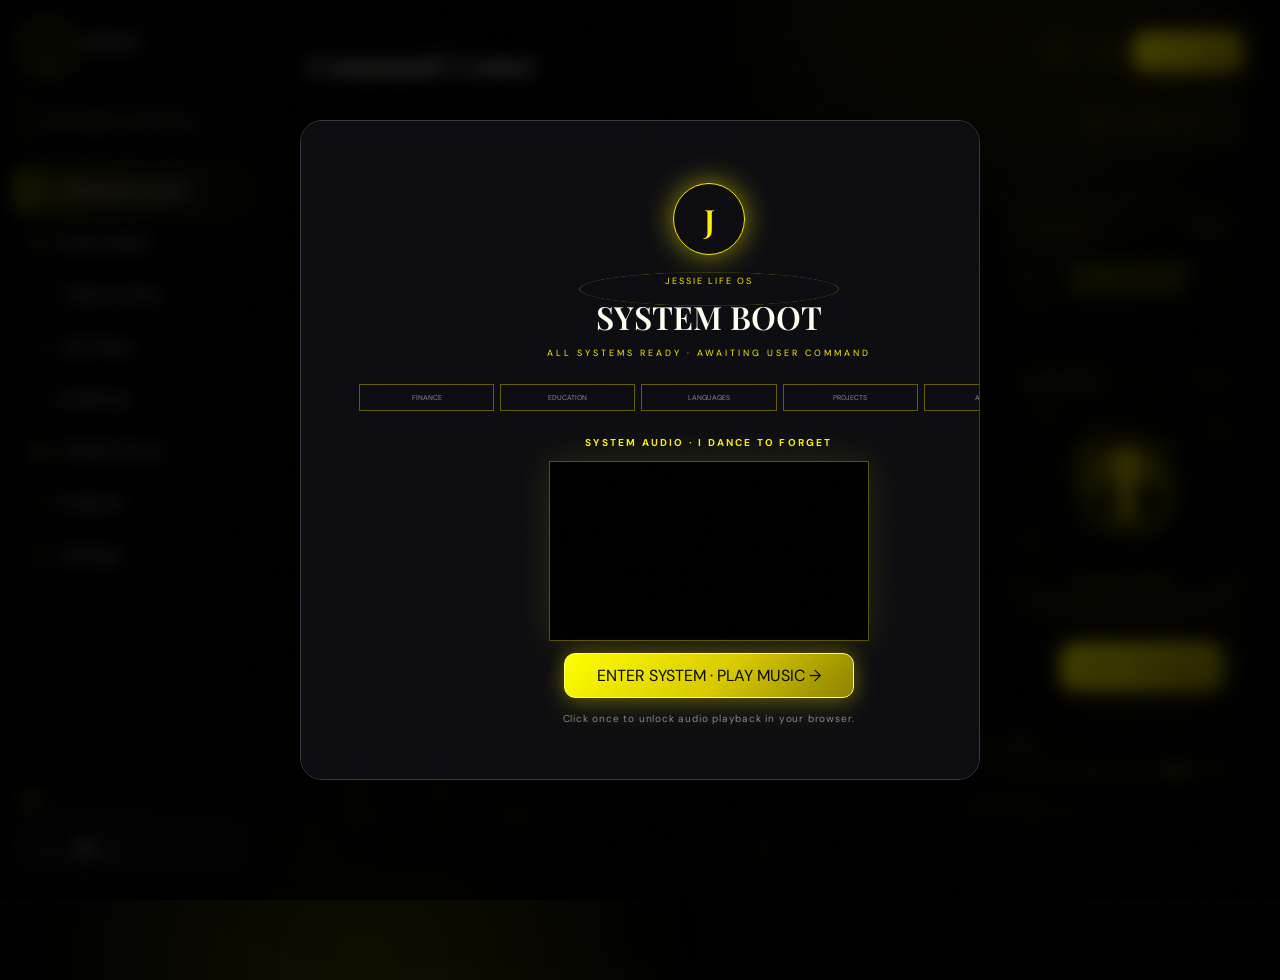
<file: index.html>
<!doctype html>
<html lang="en">
<head>
<meta charset="utf-8"><meta name="viewport" content="width=device-width,initial-scale=1">
<meta name="theme-color" content="#050506"><meta name="description" content="JESSIE LIFE OS — autonomous personal study and life operating system">
<script>
(async()=>{
  const BUILD="20260928-31";
  try{
    if(!("serviceWorker" in navigator))return;
    if(sessionStorage.getItem("jessieFresh23"))return;
    const regs=await navigator.serviceWorker.getRegistrations();
    const keys=window.caches?await caches.keys():[];
    if(regs.length||keys.length){
      sessionStorage.setItem("jessieFresh23","1");
      await Promise.all(regs.map(r=>r.unregister()));
      if(window.caches)await Promise.all(keys.map(k=>caches.delete(k)));
      const u=new URL(location.href);
      u.searchParams.set("build",BUILD);
      u.hash="dashboard";
      location.replace(u.href);
    }
  }catch(e){console.warn("JESSIE cache reset:",e)}
})();
</script>
<link rel="manifest" href="manifest.json"><title>JESSIE LIFE OS</title>
<link rel="preconnect" href="https://fonts.googleapis.com"><link rel="preconnect" href="https://fonts.gstatic.com" crossorigin>
<link href="https://fonts.googleapis.com/css2?family=DM+Sans:wght@400;500;600;700&family=Playfair+Display:wght@500;600;700&display=swap" rel="stylesheet">
<link rel="stylesheet" href="styles.css?v=20260928-31">
<meta name="jessie-build" content="20260928-31"></head>
<body data-build="20260928-31"><svg aria-hidden="true" width="0" height="0" style="position:absolute;left:-9999px;overflow:hidden"><defs><filter id="jessieNeonYellow" color-interpolation-filters="sRGB"><feColorMatrix type="matrix" values="0.2126 0.7152 0.0722 0 0 0.2000 0.6720 0.0679 0 0 0 0 0 0 0 0 0 0 1 0"/></filter></defs></svg>
<div class="ambient a1"></div><div class="ambient a2"></div><div class="grain"></div>
<div id="app">
<aside class="sidebar">
  <div class="brand"><div class="brand-mark">J</div><div><b>JESSIE</b><small>LIFE OS</small></div></div>
  <div class="philosophy">THE USER SETS THE DIRECTION.<br><strong>JESSIE MANAGES THE NEXT STEP.</strong></div>
  <nav id="nav">
    <button data-view="dashboard" class="active"><span>◈</span>Command Center</button>
    <button data-view="study"><span>◉</span>Study Mode</button>
    <button data-view="tasks"><span>✓</span>Today's Tasks</button>
    <button data-view="life"><span>✦</span>Life Goals</button>
    <button data-view="roadmap"><span>◇</span>Roadmap</button>
    <button data-view="library"><span>▣</span>JESSIE Library</button>
    <button data-view="progress"><span>↗</span>Progress</button>
    <button data-view="settings"><span>⚙</span>Settings</button>
  </nav>
  <div class="sidebar-foot"><div class="live"><i></i>LOCAL SYSTEM ONLINE</div><div class="side-streak"><small>STREAK</small><b id="sideStreak">0</b><em>days</em></div></div>
</aside>
<main class="main">
<header class="topbar"><div class="top-left"><button id="mobileMenu" class="icon">☰</button><div><small id="dateLabel"></small><h1 id="pageTitle">Command Center</h1></div></div><div class="top-actions"><button id="voiceBtn" class="icon" title="Voice">◌</button><button id="soundBtn" class="icon" title="Sound">♫</button><button id="quickStart" class="primary small">START STUDY</button></div></header>
<section id="view"></section>
</main></div>
<div id="toast" class="toast"></div>
<div id="overlay" class="overlay hidden"><div id="overlayCard" class="overlay-card"></div></div>
<script src="app.js?v=20260928-31"></script>
</body></html>
</file>
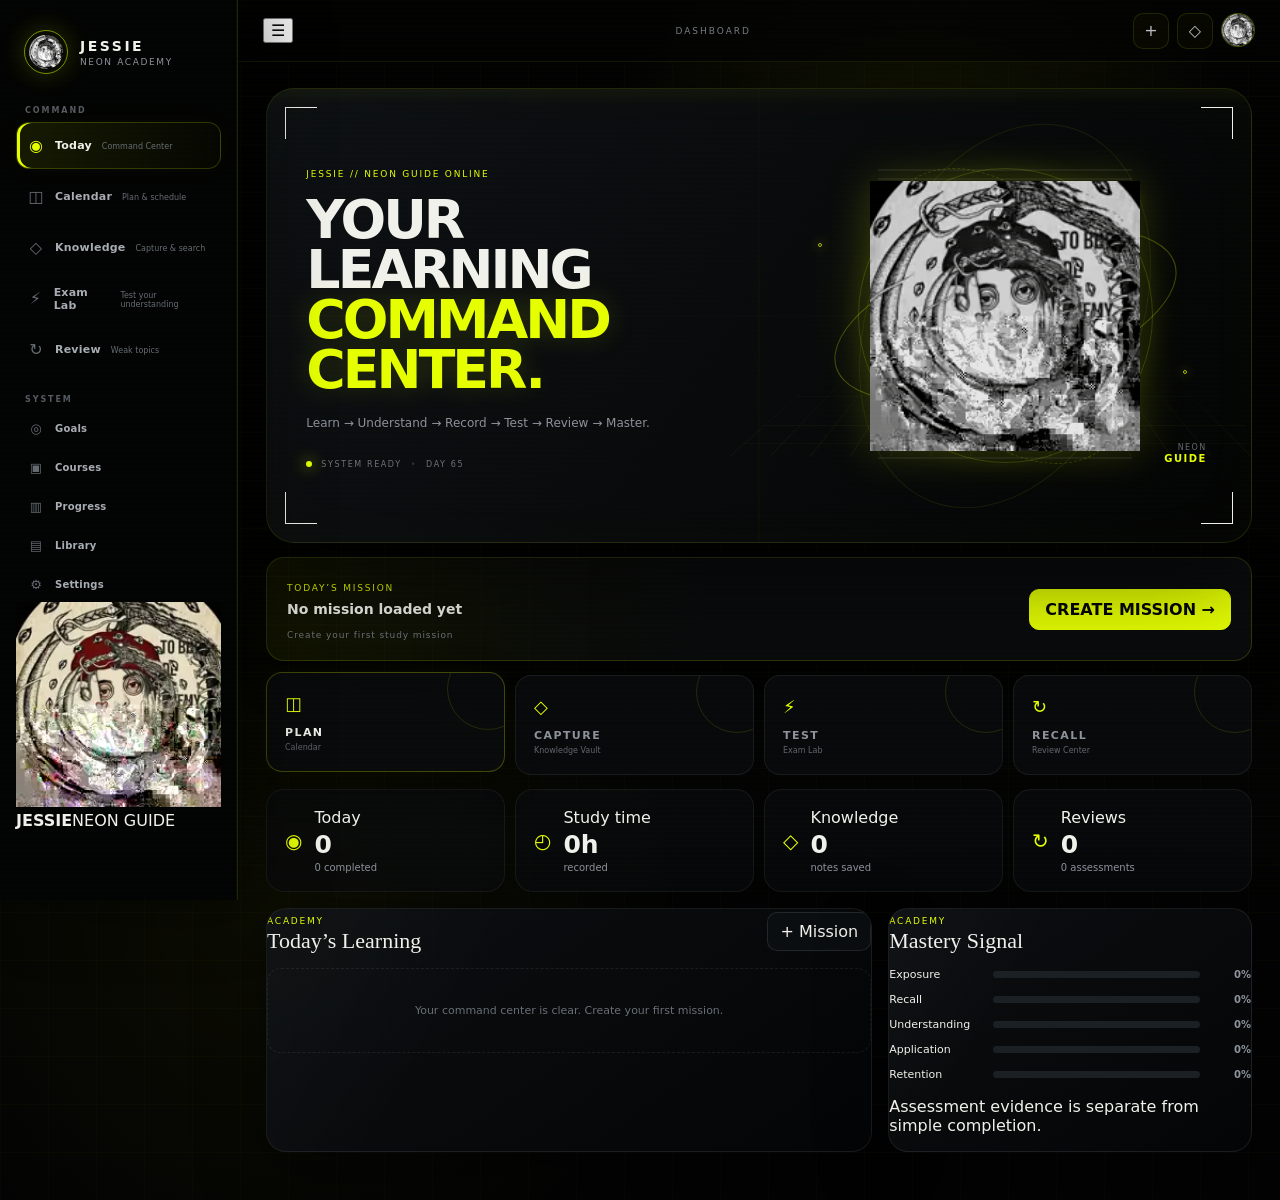
<file: academy/index.html>
<!doctype html>
<html lang="en">
<head>
<meta charset="utf-8"><meta name="viewport" content="width=device-width,initial-scale=1,viewport-fit=cover">
<meta name="theme-color" content="#050505"><meta name="description" content="JESSIE NEON ACADEMY — personal learning calendar, knowledge vault and exam lab.">
<title>JESSIE NEON ACADEMY</title><link rel="manifest" href="manifest.json"><link rel="stylesheet" href="styles.css?v=20261001c">
</head>
<body>
<div id="app">
<aside class="sidebar" id="sidebar">
  <div class="brand"><div class="brand-orb"><img src="jessie-academy.svg" alt=""></div><div><strong>JESSIE</strong><span>NEON ACADEMY</span></div></div>
  <div class="nav-label">COMMAND</div>
  <nav id="nav">
    <button class="nav-item active" data-view="dashboard"><span>◉</span><b>Today</b><small>Command Center</small></button>
    <button class="nav-item" data-view="calendar"><span>◫</span><b>Calendar</b><small>Plan & schedule</small></button>
    <button class="nav-item" data-view="vault"><span>◇</span><b>Knowledge</b><small>Capture & search</small></button>
    <button class="nav-item" data-view="exam"><span>⚡</span><b>Exam Lab</b><small>Test your understanding</small></button>
    <button class="nav-item" data-view="review"><span>↻</span><b>Review</b><small>Weak topics</small></button>
  </nav>
  <div class="nav-label secondary-label">SYSTEM</div>
  <nav id="nav-secondary">
    <button class="nav-item" data-view="goals"><span>◎</span><b>Goals</b></button>
    <button class="nav-item" data-view="courses"><span>▣</span><b>Courses</b></button>
    <button class="nav-item" data-view="analytics"><span>▥</span><b>Progress</b></button>
    <button class="nav-item" data-view="library"><span>▤</span><b>Library</b></button>
    <button class="nav-item" data-view="settings"><span>⚙</span><b>Settings</b></button>
  </nav>
  <div class="side-art"><img src="jessie-academy.svg" alt=""><b>JESSIE</b><span>NEON GUIDE</span></div>
</aside>
<main class="main">
<header class="topbar"><button id="mobileMenu" class="mobile-menu">☰</button><div class="page-title">Dashboard</div><div class="top-actions"><button class="icon-btn" data-action="add-task">+</button><button class="icon-btn" data-action="add-note">◇</button><button class="avatar"><img src="jessie-academy.svg" alt="Jessie"></button></div></header>
<div id="view"><div style="min-height:70vh;display:grid;place-items:center;color:#e5ff00;font:10px ui-monospace,monospace;letter-spacing:.2em">INITIALIZING NEON ACADEMY…</div></div>
</main></div>
<div id="toast" class="toast"></div><div id="modal" class="modal"></div>
<script src="app.js?v=20261001c"></script>
</body></html>
</file>
<file: styles.css>
:root{--bg:#050506;--bg2:#09090b;--panel:#0e0e11;--panel2:#131318;--panel3:#18181e;--line:#25252c;--line2:#34343d;--text:#f1eee8;--soft:#c3bec0;--muted:#8b878e;--dim:#5f5b63;--gold:#c8a66c;--gold2:#e1c58e;--violet:#8e7cf3;--green:#79c4a1;--red:#c86e74;--shadow:0 30px 90px rgba(0,0,0,.48);--r:20px}
*{box-sizing:border-box}html,body{margin:0;min-height:100%;background:var(--bg);color:var(--text);font-family:"DM Sans",sans-serif}body{overflow-x:hidden}.ambient{position:fixed;z-index:0;pointer-events:none;border-radius:50%;filter:blur(90px);opacity:.10}.a1{width:480px;height:480px;background:#816be0;right:4%;top:-230px}.a2{width:420px;height:420px;background:#a97d35;left:12%;bottom:-280px}.grain{position:fixed;inset:0;pointer-events:none;opacity:.025;z-index:100;background-image:url("data:image/svg+xml,%3Csvg xmlns='http://www.w3.org/2000/svg' width='180' height='180'%3E%3Cfilter id='n'%3E%3CfeTurbulence baseFrequency='.8' numOctaves='4' stitchTiles='stitch'/%3E%3C/filter%3E%3Crect width='100%25' height='100%25' filter='url(%23n)' opacity='.5'/%3E%3C/svg%3E")}
button{font:inherit;color:inherit;cursor:pointer}button:focus-visible{outline:1px solid var(--gold);outline-offset:2px}
.sidebar{position:fixed;z-index:30;left:0;top:0;bottom:0;width:270px;background:rgba(5,5,7,.91);border-right:1px solid var(--line);padding:25px 17px;backdrop-filter:blur(18px);display:flex;flex-direction:column}.brand{display:flex;align-items:center;gap:12px;padding:2px 10px 24px}.brand-mark{width:42px;height:42px;border:1px solid #5d4c30;border-radius:13px;display:grid;place-items:center;color:var(--gold);font:25px "Playfair Display";box-shadow:0 0 32px rgba(200,166,108,.07)}.brand b{display:block;font-size:13px;letter-spacing:3px}.brand small{display:block;color:var(--dim);font-size:8px;letter-spacing:3px;margin-top:3px}.philosophy{margin:0 8px 24px;padding:12px;border-left:1px solid #4b402e;color:var(--dim);font-size:8px;line-height:1.65;letter-spacing:1.2px}.philosophy strong{color:#9b8663;font-weight:500}
nav{display:grid;gap:5px}nav button{border:1px solid transparent;background:transparent;text-align:left;padding:12px 12px;border-radius:12px;color:var(--muted);display:flex;align-items:center;gap:12px;transition:.18s}nav button span{width:18px;color:#66616a;text-align:center}nav button:hover{background:#0e0e12;color:var(--text)}nav button.active{background:linear-gradient(90deg,rgba(200,166,108,.11),rgba(200,166,108,.025));border-color:#332c21;color:var(--text)}nav button.active span{color:var(--gold)}
.sidebar-foot{margin-top:auto}.live{font-size:8px;color:var(--dim);letter-spacing:1.5px;margin:0 10px 10px}.live i{display:inline-block;width:6px;height:6px;border-radius:50%;background:var(--green);box-shadow:0 0 12px var(--green);margin-right:7px}.side-streak{border:1px solid var(--line);background:#0c0c0f;border-radius:15px;padding:13px}.side-streak small{color:var(--dim);font-size:8px;letter-spacing:2px}.side-streak b{font:600 25px "Playfair Display";margin:0 4px}.side-streak em{font-size:10px;color:var(--muted);font-style:normal}
.main{position:relative;z-index:1;margin-left:270px;width:calc(100% - 270px);padding:0 38px 60px}.topbar{height:104px;border-bottom:1px solid var(--line);display:flex;justify-content:space-between;align-items:center}.top-left{display:flex;align-items:center;gap:10px}.topbar small{font-size:9px;color:var(--dim);letter-spacing:2px;text-transform:uppercase}.topbar h1{font:600 28px "Playfair Display";margin:5px 0 0}.top-actions{display:flex;gap:8px;align-items:center}.icon{width:38px;height:38px;border:1px solid var(--line);border-radius:11px;background:#0b0b0e;color:var(--muted)}.primary{border:1px solid #6c5835;background:linear-gradient(180deg,#33291a,#1b1710);color:#ecd9b3;border-radius:11px;padding:11px 15px;box-shadow:0 0 25px rgba(200,166,108,.05)}.primary.small{font-size:10px;letter-spacing:1px}.secondary{border:1px solid var(--line2);background:#101014;color:var(--soft);border-radius:10px;padding:10px 13px}
#mobileMenu{display:none}.view{padding-top:28px}.eyebrow{font-size:9px;letter-spacing:2px;color:var(--dim);text-transform:uppercase}.grid{display:grid;gap:15px}.g4{grid-template-columns:repeat(4,1fr)}.g3{grid-template-columns:repeat(3,1fr)}.g2{grid-template-columns:repeat(2,1fr)}
.card{background:linear-gradient(145deg,rgba(18,18,22,.97),rgba(9,9,12,.97));border:1px solid var(--line);border-radius:var(--r);padding:21px;box-shadow:var(--shadow);position:relative;overflow:hidden}.card:after{content:"";position:absolute;inset:0;pointer-events:none;background:linear-gradient(120deg,rgba(255,255,255,.018),transparent 30%)}.hero{min-height:235px;padding:30px}.hero h2{font:600 39px/1.04 "Playfair Display";max-width:750px;margin:9px 0 12px}.hero p{max-width:650px;color:var(--muted);line-height:1.75}.metric .label{font-size:9px;color:var(--muted);letter-spacing:1.6px;text-transform:uppercase}.metric .value{font-size:30px;margin-top:9px}.metric .sub{font-size:10px;color:var(--dim);margin-top:3px}.gold{color:var(--gold2)}.green{color:var(--green)}.purple{color:var(--violet)}.progress{height:5px;background:#25252b;border-radius:99px;overflow:hidden;margin-top:14px}.progress i{display:block;height:100%;background:linear-gradient(90deg,var(--gold),var(--gold2));border-radius:99px;transition:width .8s}.section-head{display:flex;justify-content:space-between;align-items:end;margin:27px 1px 12px}.section-head h3{font:600 20px "Playfair Display";margin:0}.section-head span{font-size:9px;color:var(--dim);letter-spacing:1.5px}
.now{border-color:#4b3e2b;box-shadow:0 0 50px rgba(200,166,108,.045),var(--shadow)}.now .now-grid{display:grid;grid-template-columns:1fr auto;gap:20px;align-items:center}.task-list{display:grid}.task{display:grid;grid-template-columns:auto 1fr auto;gap:13px;align-items:center;padding:15px 0;border-bottom:1px solid #202026}.task:last-child{border-bottom:0}.check{width:23px;height:23px;border:1px solid #4b4750;border-radius:7px;background:#0b0b0e;display:grid;place-items:center;font-size:12px}.task.done .check{background:#9e8251;color:#090909;border-color:#b79760}.task.done .task-title{text-decoration:line-through;color:#67636a}.task-title{font-size:13px}.task-meta{font-size:9px;color:var(--dim);margin-top:4px}.task-right{text-align:right}.pill{display:inline-block;font-size:8px;letter-spacing:1px;text-transform:uppercase;color:var(--muted);border:1px solid #303038;padding:5px 7px;border-radius:99px}.overdue{color:#d18a8f;border-color:#4b3034}.task-action{margin-top:5px;border:0;background:none;color:var(--gold);font-size:9px}
.next-strip{display:grid;grid-template-columns:1fr 1fr;gap:12px}.mini-card{padding:16px;border:1px solid var(--line);border-radius:15px;background:#0c0c0f}.mini-card small{color:var(--dim);font-size:8px;letter-spacing:1.5px}.mini-card b{display:block;margin-top:7px;font-size:13px}.mini-card span{display:block;color:var(--muted);font-size:10px;margin-top:4px}
.character-stage{min-height:315px;display:grid;place-items:center}.jessie{position:relative;width:250px;height:285px}.jessie .silhouette{position:absolute;inset:28px 46px 12px;background:radial-gradient(circle at 50% 28%,#7b6a55,#17151a 48%,#0b0b0d 70%);border-radius:50% 50% 24% 24%;opacity:.32;filter:blur(2px)}.jlayer{position:absolute;inset:0;background-image:url("jessie-reference.jpg");background-size:cover;background-position:center 18%;filter:saturate(.78) contrast(1.03) brightness(.78);border-radius:30px;mix-blend-mode:screen;opacity:0;transition:clip-path .9s cubic-bezier(.2,.8,.2,1),opacity .6s,transform .9s;box-shadow:0 0 50px rgba(200,166,108,.08)}.jlayer.head{clip-path:polygon(0 0,100% 0,100% 43%,0 43%)}.jlayer.torso{clip-path:polygon(0 40%,100% 40%,100% 73%,0 73%)}.jlayer.lower{clip-path:polygon(0 68%,100% 68%,100% 100%,0 100%)}.jlayer.detail{clip-path:inset(0 0 0 0)}.jessie[data-stage="1"] .head,.jessie[data-stage="2"] .head,.jessie[data-stage="3"] .head,.jessie[data-stage="4"] .head,.jessie[data-stage="5"] .head,.jessie[data-stage="6"] .head,.jessie[data-stage="7"] .head,.jessie[data-stage="8"] .head,.jessie[data-stage="9"] .head,.jessie[data-stage="10"] .head{opacity:1;transform:translateY(0)}.jessie[data-stage="2"] .head,.jessie[data-stage="3"] .head{clip-path:polygon(10% 5%,90% 5%,90% 42%,10% 42%)}.jessie[data-stage="3"] .torso,.jessie[data-stage="4"] .torso,.jessie[data-stage="5"] .torso,.jessie[data-stage="6"] .torso,.jessie[data-stage="7"] .torso,.jessie[data-stage="8"] .torso,.jessie[data-stage="9"] .torso,.jessie[data-stage="10"] .torso{opacity:1}.jessie[data-stage="5"] .lower,.jessie[data-stage="6"] .lower,.jessie[data-stage="7"] .lower,.jessie[data-stage="8"] .lower,.jessie[data-stage="9"] .lower,.jessie[data-stage="10"] .lower{opacity:1}.jessie[data-stage="8"] .detail,.jessie[data-stage="9"] .detail,.jessie[data-stage="10"] .detail{opacity:.82;filter:saturate(.95) contrast(1.1) brightness(.94)}.jessie[data-stage="10"] .jlayer{box-shadow:0 0 80px rgba(200,166,108,.22)}.energy{position:absolute;left:50%;top:50%;width:220px;height:220px;transform:translate(-50%,-50%);border:1px solid rgba(200,166,108,.13);border-radius:50%;box-shadow:0 0 50px rgba(200,166,108,.08);animation:pulse 3s infinite}.energy:after{content:"";position:absolute;inset:20px;border:1px dashed rgba(200,166,108,.13);border-radius:50%;animation:spin 16s linear infinite}@keyframes pulse{50%{transform:translate(-50%,-50%) scale(1.05);opacity:.7}}@keyframes spin{to{transform:rotate(360deg)}}.jessie.reveal .jlayer{animation:reveal .9s both}.jessie.reveal .energy{animation:pulse .8s 4}@keyframes reveal{0%{transform:translateY(14px) scale(.94);filter:brightness(.35) blur(4px)}65%{filter:brightness(1.1) blur(0)}100%{transform:none}}
.evolution-label{text-align:center;margin-top:-5px}.evolution-label b{font:600 23px "Playfair Display"}.evolution-label small{display:block;color:var(--dim);font-size:9px;margin-top:4px}
.study-layout{display:grid;grid-template-columns:1.25fr .75fr;gap:15px}.study-focus{min-height:470px}.study-focus h2{font:600 31px "Playfair Display";margin:9px 0}.objective{color:var(--muted);line-height:1.7}.timer{font-size:74px;letter-spacing:-4px;font-variant-numeric:tabular-nums;margin:24px 0 15px}.buttons{display:flex;gap:8px;flex-wrap:wrap}.notes{width:100%;min-height:100px;margin-top:14px;background:#0a0a0d;border:1px solid var(--line);border-radius:12px;color:var(--text);padding:12px;resize:vertical}.material-item{padding:12px 0;border-bottom:1px solid #202026}.material-item:last-child{border:0}.material-item b{font-size:11px}.material-item p{margin:4px 0;color:var(--dim);font-size:9px}
.curriculum-row{padding:16px;border:1px solid var(--line);border-radius:14px;margin-bottom:9px;background:#0b0b0e;display:flex;align-items:center;gap:13px}.curriculum-row.current{border-color:#55452f;background:#12100d}.curriculum-row .num{font:20px "Playfair Display";color:var(--gold)}.curriculum-row .info{flex:1}.curriculum-row h4{margin:0;font-size:13px}.curriculum-row p{margin:4px 0 0;color:var(--dim);font-size:10px}.status{font-size:8px;letter-spacing:1px;text-transform:uppercase;color:var(--dim);border:1px solid #303038;border-radius:99px;padding:5px 8px}
.road{position:relative;padding-left:42px}.road:before{content:"";position:absolute;left:14px;top:8px;bottom:-8px;width:1px;background:#292930}.road:last-child:before{display:none}.road-node{position:absolute;left:7px;top:2px;width:16px;height:16px;border-radius:50%;background:#0b0b0e;border:2px solid #48434d}.road.complete .road-node{border-color:var(--gold);box-shadow:0 0 15px rgba(200,166,108,.25)}.road.current .road-node{border-color:var(--violet);box-shadow:0 0 15px rgba(142,124,243,.28)}.road h4{margin:0;font-size:13px}.road p{margin:4px 0 20px;color:var(--dim);font-size:10px;line-height:1.5}
.library-tools{display:flex;gap:8px;flex-wrap:wrap}.input,.select{background:#0a0a0d;border:1px solid var(--line2);border-radius:10px;color:var(--text);padding:10px 11px}.input{min-width:230px}.library-grid{display:grid;grid-template-columns:repeat(3,1fr);gap:12px;margin-top:15px}.resource{border:1px solid var(--line);background:#0b0b0e;border-radius:15px;padding:16px}.resource h4{margin:6px 0;font-size:13px}.resource p{font-size:10px;color:var(--muted);line-height:1.55}.tag{font-size:8px;color:var(--gold);letter-spacing:1px;text-transform:uppercase}.resource a{color:#a99a7c;font-size:9px;word-break:break-all}
.topic-grid{display:grid;grid-template-columns:repeat(3,1fr);gap:10px}.topic{border:1px solid var(--line);background:#0b0b0e;border-radius:13px;padding:13px}.topic.done{border-color:#3e4e46}.topic b{font-size:11px}.topic small{display:block;color:var(--dim);margin-top:5px;font-size:9px}.topic button{margin-top:9px}
.settings-row{display:flex;align-items:center;justify-content:space-between;gap:20px;padding:17px 0;border-bottom:1px solid #202026}.settings-row:last-child{border-bottom:0}.settings-row b{font-size:12px}.settings-row p{font-size:9px;color:var(--dim);margin:4px 0}.toggle{width:47px;height:25px;border:1px solid #35353d;border-radius:99px;background:#202026;padding:2px}.toggle i{display:block;width:19px;height:19px;border-radius:50%;background:#6e6972;transition:.2s}.toggle.on{border-color:#80673e;background:#4c3d29}.toggle.on i{transform:translateX(20px);background:var(--gold)}.range{accent-color:var(--gold)}
.chart{height:180px;display:flex;align-items:end;gap:8px;margin-top:15px}.bar{flex:1;min-width:8px;background:linear-gradient(180deg,var(--gold2),#59482d);border-radius:5px 5px 2px 2px;opacity:.75}.bar small{display:block;transform:translateY(17px);color:var(--dim);font-size:8px;text-align:center}
.milestone{display:flex;align-items:center;gap:12px;padding:12px 0;border-bottom:1px solid #202026}.milestone:last-child{border:0}.milestone .dot{width:28px;height:28px;border-radius:50%;border:1px solid #3a3740;display:grid;place-items:center;color:var(--dim)}.milestone.done .dot{border-color:#75603b;color:var(--gold);box-shadow:0 0 18px rgba(200,166,108,.12)}.milestone b{font-size:11px}.milestone small{display:block;color:var(--dim);font-size:9px;margin-top:2px}
.toast{position:fixed;right:24px;bottom:24px;z-index:80;background:#151419;border:1px solid #4b4032;border-radius:12px;padding:13px 15px;font-size:11px;box-shadow:var(--shadow);opacity:0;transform:translateY(10px);transition:.22s}.toast.show{opacity:1;transform:none}.overlay{position:fixed;inset:0;z-index:70;background:rgba(0,0,0,.72);backdrop-filter:blur(9px);display:grid;place-items:center}.overlay.hidden{display:none}.overlay-card{width:min(680px,92vw);max-height:90vh;overflow:auto;background:#0e0e12;border:1px solid #3b3740;border-radius:22px;padding:28px;box-shadow:0 40px 120px #000}.overlay-card h2{font:600 30px "Playfair Display";margin:0 0 8px}.overlay-close{float:right;border:0;background:none;font-size:24px;color:var(--muted)}.complete-flash{animation:completeFlash .8s}@keyframes completeFlash{0%{box-shadow:0 0 0 rgba(200,166,108,0)}35%{box-shadow:0 0 80px rgba(200,166,108,.23)}100%{box-shadow:0 0 0 rgba(200,166,108,0)}}
@media(max-width:1100px){.g4{grid-template-columns:repeat(2,1fr)}.library-grid,.topic-grid{grid-template-columns:repeat(2,1fr)}.study-layout{grid-template-columns:1fr}.sidebar{width:235px}.main{margin-left:235px;width:calc(100% - 235px)}}
@media(max-width:760px){.sidebar{transform:translateX(-100%);transition:.25s;width:275px}.sidebar.open{transform:none}.main{margin-left:0;width:100%;padding:0 15px 45px}.topbar{height:82px}.topbar h1{font-size:23px}.top-actions .primary{display:none}#mobileMenu{display:block}.g4,.g3,.g2,.library-grid,.topic-grid{grid-template-columns:1fr}.hero h2{font-size:31px}.hero{padding:22px}.now .now-grid{grid-template-columns:1fr}.next-strip{grid-template-columns:1fr}.timer{font-size:56px}.jessie{transform:scale(.9)}}
@media(prefers-reduced-motion:reduce){*{animation-duration:.01ms!important;transition-duration:.01ms!important}}

.test-banner{margin:0 0 16px;padding:12px 15px;border:1px solid #4a3b27;background:linear-gradient(90deg,rgba(199,164,106,.10),rgba(17,17,21,.92));border-radius:14px;display:flex;justify-content:space-between;align-items:center;gap:14px}.test-banner b{display:block;color:var(--accent);font-size:10px;letter-spacing:2px}.test-banner span{display:block;color:var(--muted);font-size:11px;margin-top:3px}.test-actions{display:flex;gap:7px}.test-actions button{font-size:9px;padding:8px 10px}@media(max-width:760px){.test-banner{align-items:flex-start;flex-direction:column}.test-actions{width:100%}.test-actions button{flex:1}}

/* HOLOGRAPHIC COMMAND CHAMBER */
.holo-wrap{position:relative;width:min(1040px,94vw);height:min(720px,88vh);overflow:hidden;border:1px solid rgba(130,166,255,.20);border-radius:28px;background:radial-gradient(circle at 50% 48%,rgba(74,96,160,.10),transparent 34%),linear-gradient(180deg,rgba(5,8,15,.97),rgba(3,4,8,.99));box-shadow:0 0 100px rgba(82,111,210,.10),0 45px 150px #000;color:#dfe7ff}
.holo-wrap:before{content:"";position:absolute;inset:0;background:linear-gradient(90deg,transparent 0%,rgba(113,160,255,.035) 50%,transparent 100%);transform:translateX(-100%);animation:holoSweep 2.8s ease-in-out infinite;pointer-events:none}
.holo-grid{position:absolute;inset:45% -15% -35%;opacity:.24;background-image:linear-gradient(rgba(108,151,255,.16) 1px,transparent 1px),linear-gradient(90deg,rgba(108,151,255,.16) 1px,transparent 1px);background-size:34px 34px;transform:perspective(420px) rotateX(62deg);transform-origin:center top;mask-image:linear-gradient(to bottom,transparent,#000 25%,#000)}
.holo-scan{position:absolute;left:0;right:0;top:-20%;height:2px;background:linear-gradient(90deg,transparent,rgba(132,182,255,.9),transparent);box-shadow:0 0 24px rgba(102,164,255,.7);animation:holoScan 3.2s ease-in-out infinite;opacity:.65}
.holo-topline{position:absolute;left:26px;right:26px;top:22px;display:flex;justify-content:space-between;font:9px/1 "DM Sans";letter-spacing:2px;color:#8191b5}
.holo-topline span:last-child{color:#8ed4ff}
.holo-orbit{position:absolute;left:50%;top:50%;border:1px solid rgba(105,165,255,.24);border-radius:50%;transform:translate(-50%,-50%) rotateX(68deg);box-shadow:0 0 28px rgba(84,135,255,.08);animation:holoOrbit 10s linear infinite}
.orbit-a{width:500px;height:500px}.orbit-b{width:340px;height:340px;border-style:dashed;animation-duration:7s;animation-direction:reverse}
.holo-character{position:absolute;left:50%;top:50%;width:330px;height:430px;transform:translate(-50%,-46%);display:grid;place-items:center}
.holo-ring{position:absolute;left:50%;top:54%;border:1px solid rgba(96,175,255,.42);border-radius:50%;transform:translate(-50%,-50%) rotateX(72deg);box-shadow:0 0 22px rgba(90,157,255,.18),inset 0 0 22px rgba(90,157,255,.08)}
.ring-1{width:270px;height:270px}.ring-2{width:210px;height:210px;border-style:dashed;animation:holoOrbit 5s linear infinite reverse}
.holo-beam{position:absolute;left:50%;bottom:38px;width:170px;height:310px;transform:translateX(-50%);background:linear-gradient(180deg,transparent,rgba(72,153,255,.10),rgba(117,203,255,.22));clip-path:polygon(28% 0,72% 0,100% 100%,0 100%);filter:blur(2px);animation:beamPulse 1.8s ease-in-out infinite}
.holo-jessie{transform:scale(.95);filter:drop-shadow(0 0 22px rgba(89,175,255,.25))}
.holo-jessie .jlayer{filter:saturate(.6) contrast(1.12) brightness(.86) sepia(.05) hue-rotate(150deg);mix-blend-mode:screen}
.holo-jessie .energy{border-color:rgba(91,178,255,.35);box-shadow:0 0 55px rgba(70,150,255,.20)}
.holo-jessie .energy:after{border-color:rgba(120,203,255,.28)}
.holo-label{position:absolute;bottom:0;text-align:center;font-size:10px;letter-spacing:3px;color:#a9caff;text-shadow:0 0 12px rgba(101,180,255,.7)}
.holo-label span{display:block;margin-top:5px;color:#596984;font-size:7px;letter-spacing:2px}
.holo-panel{position:absolute;width:240px;padding:14px 16px;border:1px solid rgba(91,157,255,.28);background:linear-gradient(145deg,rgba(24,39,67,.34),rgba(6,10,18,.66));box-shadow:inset 0 0 25px rgba(86,146,255,.04),0 12px 40px rgba(0,0,0,.25);backdrop-filter:blur(8px);clip-path:polygon(0 0,92% 0,100% 18%,100% 100%,0 100%)}
.panel-left{left:30px;top:190px}.panel-right{right:30px;top:285px}
.holo-panel small{display:block;font-size:8px;letter-spacing:2px;color:#6d83a8}.holo-panel b{display:block;margin:8px 0 4px;font:600 20px "Playfair Display";color:#bfe0ff}.holo-panel span{display:block;color:#8392aa;font-size:9px;line-height:1.45}
.holo-bottom{position:absolute;left:30px;right:30px;bottom:25px;display:flex;justify-content:space-between;align-items:end;border-top:1px solid rgba(91,157,255,.18);padding-top:15px}.holo-bottom small{display:block;color:#617594;font-size:7px;letter-spacing:2px}.holo-bottom b{display:block;color:#c6dbfa;font-size:13px;margin-top:5px}.holo-bottom .primary{border-color:#3d78ad;background:linear-gradient(180deg,#17324d,#0c1b2b);color:#bde4ff;box-shadow:0 0 28px rgba(79,156,255,.10)}
.holo-milestone{position:absolute;left:50%;top:82px;transform:translateX(-50%);display:flex;align-items:center;gap:10px;padding:8px 13px;border:1px solid rgba(202,175,107,.32);background:rgba(44,35,20,.34);box-shadow:0 0 25px rgba(201,166,98,.08);white-space:nowrap}.holo-milestone>span{color:#e1c58e}.holo-milestone small{display:block;font-size:6px;letter-spacing:2px;color:#9e8960}.holo-milestone b{display:block;font-size:9px;color:#d9c69f;margin-top:3px}
.ignite .holo-character{animation:holoEnter .9s cubic-bezier(.16,.8,.22,1) both}.ignite .holo-panel{animation:panelEnter .7s .25s both}.ignite .holo-bottom{animation:panelEnter .7s .45s both}.ignite .holo-milestone{animation:milestoneEnter .8s .35s both}
@keyframes holoSweep{50%{transform:translateX(100%)}100%{transform:translateX(100%)}}
@keyframes holoScan{0%{top:-5%;opacity:0}12%{opacity:.8}88%{opacity:.65}100%{top:105%;opacity:0}}
@keyframes holoOrbit{to{transform:translate(-50%,-50%) rotateX(68deg) rotateZ(360deg)}}
@keyframes beamPulse{50%{opacity:.65;transform:translateX(-50%) scaleX(1.12)}}
@keyframes holoEnter{0%{opacity:0;transform:translate(-50%,-38%) scale(.76);filter:blur(8px)}100%{opacity:1;transform:translate(-50%,-46%) scale(1);filter:none}}
@keyframes panelEnter{0%{opacity:0;transform:translateY(14px) skewX(-3deg)}100%{opacity:1;transform:none}}
@keyframes milestoneEnter{0%{opacity:0;transform:translate(-50%,-8px) scale(.9)}100%{opacity:1;transform:translate(-50%,0) scale(1)}}
@media(max-width:760px){.holo-wrap{height:86vh;border-radius:20px}.holo-panel{width:180px;padding:10px 11px}.panel-left{left:12px;top:145px}.panel-right{right:12px;top:230px}.holo-character{transform:translate(-50%,-45%) scale(.78)}.holo-orbit{transform:translate(-50%,-50%) rotateX(68deg) scale(.7)}.orbit-a{width:500px;height:500px}.holo-bottom{left:14px;right:14px;bottom:15px;align-items:center}.holo-bottom b{max-width:190px}.holo-milestone{top:62px}.holo-topline{left:14px;right:14px}}
@media(prefers-reduced-motion:reduce){.holo-wrap *{animation:none!important}}


/* JESSIE BLACK x NEON RED — visual override */
:root{--gold:#ff173d;--gold2:#ff4b68;--violet:#ff173d;--green:#ff4965;--red:#ff173d;--line:#2b1017;--line2:#4a1822;}
html,body{background:#030304;color:#f5f5f7}
.a1{background:#ff173d!important;opacity:.10}.a2{background:#7a0017!important;opacity:.08}
.brand-mark{border-color:#55101c;color:#ff173d;box-shadow:0 0 32px rgba(255,23,61,.18)}
.philosophy{border-left-color:#651323}.philosophy strong{color:#ff536e}
nav button:hover{background:rgba(255,23,61,.07);box-shadow:0 0 24px rgba(255,23,61,.06)}
nav button.active{background:linear-gradient(90deg,rgba(255,23,61,.14),rgba(255,23,61,.025));border-color:#4d121d;box-shadow:inset 2px 0 0 #ff173d,0 0 22px rgba(255,23,61,.05)}
nav button.active span{color:#ff173d}
button.primary{background:linear-gradient(135deg,#ff173d,#b40025)!important;border-color:#ff4965!important;box-shadow:0 8px 28px rgba(255,23,61,.20),0 0 22px rgba(255,23,61,.12)}
button.primary:hover{transform:translateY(-2px);box-shadow:0 12px 34px rgba(255,23,61,.28),0 0 30px rgba(255,23,61,.16)}
button.secondary,.icon{border-color:#42131c!important;background:rgba(255,23,61,.025)!important;box-shadow:0 7px 24px rgba(0,0,0,.25),inset 0 0 18px rgba(255,23,61,.025);transition:transform .18s,box-shadow .18s,border-color .18s}
button.secondary:hover,.icon:hover{transform:translateY(-2px);border-color:#ff173d!important;box-shadow:0 10px 28px rgba(255,23,61,.14),0 0 18px rgba(255,23,61,.08)}
.top-actions button,.buttons button,.test-actions button{animation:floatButton 4.8s ease-in-out infinite}
.top-actions button:nth-child(2),.buttons button:nth-child(2),.test-actions button:nth-child(2){animation-delay:-1.6s}
.top-actions button:nth-child(3),.buttons button:nth-child(3){animation-delay:-3s}
@keyframes floatButton{0%,100%{transform:translateY(0)}50%{transform:translateY(-3px)}}
.card,.mini-card,.material-item,.topic{border-color:#241015!important;box-shadow:0 20px 55px rgba(0,0,0,.35)}
.card:hover,.mini-card:hover,.material-item:hover,.topic:hover{border-color:#4b1420!important;box-shadow:0 22px 65px rgba(0,0,0,.42),0 0 22px rgba(255,23,61,.045)}
.progress-fill,.bar-fill{background:linear-gradient(90deg,#b40025,#ff173d,#ff6a80)!important;box-shadow:0 0 18px rgba(255,23,61,.35)}
.eyebrow{color:#ff536e!important}
.live i{background:#ff173d!important;box-shadow:0 0 12px #ff173d!important}
@media (prefers-reduced-motion:reduce){.top-actions button,.buttons button,.test-actions button{animation:none}}


/* FLOATING JESSIE — dashboard companion */
.dashboard-jessie-float{position:fixed;z-index:12;right:24px;top:145px;width:210px;height:320px;pointer-events:none;display:grid;place-items:center;filter:drop-shadow(0 0 24px rgba(255,23,61,.18));animation:jessieFloat 5.5s ease-in-out infinite}
.dashboard-jessie-float img{position:absolute;width:175px;height:270px;object-fit:cover;object-position:center 18%;border-radius:48% 48% 38% 38%;mix-blend-mode:screen;filter:grayscale(.35) saturate(1.3) contrast(1.15) brightness(.82) drop-shadow(0 0 16px rgba(255,23,61,.34));opacity:.88;mask-image:linear-gradient(to bottom,transparent 0,#000 9%,#000 88%,transparent 100%);-webkit-mask-image:linear-gradient(to bottom,transparent 0,#000 9%,#000 88%,transparent 100%)}
.jessie-float-aura{position:absolute;width:185px;height:275px;border-radius:50%;background:radial-gradient(ellipse,rgba(255,23,61,.18),rgba(255,23,61,.045) 42%,transparent 72%);filter:blur(8px);animation:jessieAura 2.8s ease-in-out infinite}
.jessie-float-ring{position:absolute;border:1px solid rgba(255,23,61,.38);border-radius:50%;box-shadow:0 0 18px rgba(255,23,61,.12),inset 0 0 18px rgba(255,23,61,.05)}
.jessie-float-ring.ring-one{width:205px;height:205px;transform:rotateX(68deg);animation:jessieRing 8s linear infinite}
.jessie-float-ring.ring-two{width:155px;height:245px;transform:rotateY(67deg) rotateZ(15deg);border-style:dashed;animation:jessieRingTwo 6s linear infinite reverse}
.jessie-float-scan{position:absolute;width:165px;height:2px;background:linear-gradient(90deg,transparent,#ff173d,transparent);box-shadow:0 0 14px #ff173d;opacity:.7;animation:jessieScan 3.4s ease-in-out infinite}
.jessie-float-label{position:absolute;bottom:8px;font-size:8px;letter-spacing:3px;color:#ff536e;text-shadow:0 0 12px rgba(255,23,61,.7)}
.jessie-float-label span{color:#8f6670;font-size:6px;letter-spacing:2px;margin-left:5px}
@keyframes jessieFloat{0%,100%{transform:translateY(0)}50%{transform:translateY(-9px)}}
@keyframes jessieAura{50%{transform:scale(1.07);opacity:.72}}
@keyframes jessieRing{to{transform:rotateX(68deg) rotateZ(360deg)}}
@keyframes jessieRingTwo{to{transform:rotateY(67deg) rotateZ(-345deg)}}
@keyframes jessieScan{0%{top:24px;opacity:0}15%{opacity:.75}85%{opacity:.65}100%{top:285px;opacity:0}}
@media(max-width:1050px){.dashboard-jessie-float{right:10px;top:128px;transform:scale(.82);transform-origin:top right;opacity:.78}}
@media(max-width:760px){.dashboard-jessie-float{position:absolute;right:2px;top:92px;transform:scale(.55);transform-origin:top right;opacity:.55}.dashboard-jessie-float img{width:175px;height:270px}}
@media(prefers-reduced-motion:reduce){.dashboard-jessie-float,.jessie-float-ring,.jessie-float-aura,.jessie-float-scan{animation:none!important}}

/* FINAL TASK / CONTROL COLORS — BLACK × BURGUNDY / NEON RED */
.task{background:linear-gradient(90deg,rgba(80,8,24,.18),rgba(12,7,10,.10));border-bottom-color:#32101b;padding:15px 12px;border-radius:10px;margin-bottom:6px;transition:transform .18s,box-shadow .18s,border-color .18s}
.task:hover{transform:translateY(-2px);border-color:#6b1428;box-shadow:0 10px 30px rgba(92,7,28,.16)}
.task .check{border-color:#5a1728;background:#11070b;color:#ff365c;box-shadow:inset 0 0 12px rgba(255,23,61,.06)}
.task.done .check{background:#6f1027;color:#fff;border-color:#a51b3b;box-shadow:0 0 16px rgba(255,23,61,.18)}
.task.done .task-title{text-decoration:line-through;color:#8a6670}
.task-title{color:#f2dfe3}.task-meta{color:#a47b86}.pill{color:#d2a6af;border-color:#571a2a;background:rgba(84,10,29,.14)}
.pill.overdue{color:#ff6b84;border-color:#7d1b33;background:rgba(125,27,51,.14)}
.task-action{color:#ff3b61!important;text-shadow:0 0 10px rgba(255,23,61,.35)}
.recycle-btn{border-color:#7a1730!important;color:#ff5875!important;background:rgba(112,11,39,.12)!important}
.recycle-btn:hover{box-shadow:0 0 22px rgba(255,23,61,.18),0 10px 28px rgba(0,0,0,.3)!important}

/* DARK LUXURY YELLOW ACCENT + LIFE GOALS */
:root{--gold:#ffd21a;--gold2:#ffe66b;--violet:#ffd21a;--green:#e8c400;--red:#ffd21a;--line:#30270a;--line2:#5a490c}
.a1{background:#ffd21a!important;opacity:.07}.a2{background:#9a7b00!important;opacity:.06}.brand-mark{border-color:#6b570d;color:#ffd21a;box-shadow:0 0 32px rgba(255,210,26,.18)}
.philosophy{border-left-color:#78620e}.philosophy strong{color:#ffe66b}nav button:hover{background:rgba(255,210,26,.07)}
nav button.active{background:linear-gradient(90deg,rgba(255,210,26,.14),rgba(255,210,26,.025));border-color:#5c4b0d;box-shadow:inset 2px 0 0 #ffd21a}
nav button.active span,.eyebrow{color:#ffe66b!important}button.primary{background:linear-gradient(135deg,#ffd21a,#b78f00)!important;border-color:#ffe66b!important;color:#151208!important}
button.secondary,.icon{border-color:#4a3b0b!important;background:rgba(255,210,26,.025)!important}button.secondary:hover,.icon:hover{border-color:#ffd21a!important}
.progress-fill,.bar-fill{background:linear-gradient(90deg,#b78f00,#ffd21a,#fff1a8)!important}.live i{background:#ffd21a!important;box-shadow:0 0 12px #ffd21a!important}
.task{background:linear-gradient(90deg,rgba(90,70,8,.18),rgba(12,10,5,.10));border-bottom-color:#3b300b}.task .check{border-color:#66520d;background:#110f07;color:#ffd21a}.task.done .check{background:#78600b;color:#fff;border-color:#a88916}
.task-title{color:#f3ecd0}.task-meta{color:#a79a6f}.pill{color:#d7c786;border-color:#5b4b0f;background:rgba(84,70,10,.14)}.task-action{color:#ffd21a!important}
.life-hero h2{font:600 32px "Playfair Display";margin:8px 0 10px}.life-hero p{color:var(--muted);max-width:760px;line-height:1.75;font-size:11px}.life-stats{display:grid;grid-template-columns:repeat(3,1fr);gap:10px;margin-top:20px}
.life-goal-grid{display:grid;grid-template-columns:repeat(3,1fr);gap:12px}.life-goal h4{font:600 18px "Playfair Display";margin:7px 0 9px}.life-goal p{font-size:10px;color:var(--muted);line-height:1.6;min-height:48px}.life-progress-line{display:flex;justify-content:space-between;margin:7px 0 10px;color:var(--muted);font-size:9px}.life-progress-line b{color:var(--gold)}.life-task-desc{font-size:9px;color:var(--dim);line-height:1.5;margin-top:5px;max-width:620px}.life-empty{color:var(--muted);font-size:11px;line-height:1.7;padding:12px}
.italian-phases{display:grid;grid-template-columns:repeat(2,1fr);gap:10px}.italian-phase{border:1px solid var(--line);border-radius:12px;padding:12px;background:#0b0b0e}.italian-phase.current{border-color:#80680f;box-shadow:0 0 20px rgba(255,210,26,.06)}.italian-phase b{display:block;font-size:10px;color:var(--gold)}.italian-phase span{display:block;font-size:9px;color:var(--muted);line-height:1.55;margin-top:5px}
@media(max-width:900px){.life-goal-grid{grid-template-columns:repeat(2,1fr)}}@media(max-width:760px){.life-stats,.life-goal-grid,.italian-phases{grid-template-columns:1fr}}


/* FINAL NEON YELLOW MASTER THEME */
:root{
 --gold:#fff000;--gold2:#ffff66;--violet:#fff000;--green:#fff000;--red:#fff000;
 --line:#3a3500;--line2:#665d00;--neon:#fff000;--neon-soft:#fff66b;
}
html,body{background:#020202;color:#fffef0}
.a1{background:#fff000!important;opacity:.11!important}.a2{background:#c9b900!important;opacity:.07!important}
.brand-mark{border-color:#fff000!important;color:#fff000!important;box-shadow:0 0 18px rgba(255,240,0,.32),0 0 42px rgba(255,240,0,.12)!important}
.philosophy{border-left-color:#fff000!important}.philosophy strong{color:#fff66b!important}
nav button{color:#bdbb9a}nav button span{color:#777500}nav button:hover{background:rgba(255,240,0,.09)!important;color:#fff!important;box-shadow:0 0 24px rgba(255,240,0,.08)}
nav button.active{background:linear-gradient(90deg,rgba(255,240,0,.18),rgba(255,240,0,.025))!important;border-color:#706900!important;box-shadow:inset 3px 0 0 #fff000,0 0 26px rgba(255,240,0,.08)!important}
nav button.active span,.eyebrow,.gold,.tag{color:#fff000!important}
button.primary{background:linear-gradient(135deg,#ffff00,#d8c900 55%,#8d8300)!important;border:1px solid #ffff66!important;color:#090900!important;box-shadow:0 0 18px rgba(255,240,0,.28),0 8px 30px rgba(255,240,0,.16)!important}
button.primary:hover{box-shadow:0 0 28px rgba(255,240,0,.45),0 12px 36px rgba(255,240,0,.22)!important}
button.secondary,.icon{border-color:#706900!important;background:rgba(255,240,0,.035)!important;color:#fff66b!important}
button.secondary:hover,.icon:hover{border-color:#fff000!important;background:rgba(255,240,0,.10)!important;color:#fff000!important;box-shadow:0 0 22px rgba(255,240,0,.18)!important}
.buttons button,.test-actions button,.top-actions button{border-color:#706900}
.task-action,.recycle-btn{color:#fff000!important}.check{border-color:#777000!important}.task .check{color:#fff000!important}.task.done .check{background:#b8aa00!important;border-color:#fff000!important;color:#080800!important}
.progress i,.progress-fill,.bar,.bar-fill{background:linear-gradient(90deg,#a89d00,#fff000,#ffffa3)!important;box-shadow:0 0 16px rgba(255,240,0,.38)!important}
.live i{background:#fff000!important;box-shadow:0 0 16px #fff000!important}
.card:hover,.mini-card:hover,.material-item:hover,.topic:hover{border-color:#5d5700!important;box-shadow:0 22px 65px rgba(0,0,0,.42),0 0 24px rgba(255,240,0,.055)!important}
.task:hover{border-color:#8b8200!important;box-shadow:0 10px 30px rgba(255,240,0,.10)!important}
.task{border-bottom-color:#464000!important}.pill{border-color:#6a6200!important;color:#e9e46e!important}.pill.overdue{color:#fff000!important;border-color:#a09500!important}
.curriculum-row.current{border-color:#857b00!important;background:#151400!important}.curriculum-row .num{color:#fff000!important}.road.complete .road-node{border-color:#fff000!important;box-shadow:0 0 16px rgba(255,240,0,.3)!important}.road.current .road-node{border-color:#fff000!important;box-shadow:0 0 16px rgba(255,240,0,.3)!important}
.settings-row .toggle.on{border-color:#a79b00!important;background:#4b4600!important}.toggle.on i{background:#fff000!important}.range{accent-color:#fff000!important}
.milestone.done .dot{border-color:#fff000!important;color:#fff000!important;box-shadow:0 0 18px rgba(255,240,0,.18)!important}

/* JESSIE IMAGE = NEON YELLOW */
.jlayer,.dashboard-jessie-float img,.holo-jessie .jlayer{
 filter:grayscale(1) sepia(1) saturate(10) hue-rotate(4deg) contrast(1.16) brightness(1.02)!important;
 mix-blend-mode:screen!important;
}
.jlayer{box-shadow:0 0 65px rgba(255,240,0,.28)!important}
.jessie[data-stage="10"] .jlayer{box-shadow:0 0 100px rgba(255,240,0,.52)!important}
.dashboard-jessie-float{filter:drop-shadow(0 0 30px rgba(255,240,0,.38))!important}
.dashboard-jessie-float img{filter:grayscale(1) sepia(1) saturate(11) hue-rotate(4deg) contrast(1.18) brightness(1.08) drop-shadow(0 0 20px rgba(255,240,0,.55))!important}
.jessie-float-aura{background:radial-gradient(ellipse,rgba(255,240,0,.28),rgba(255,240,0,.07) 42%,transparent 72%)!important}
.jessie-float-ring{border-color:rgba(255,240,0,.55)!important;box-shadow:0 0 22px rgba(255,240,0,.22),inset 0 0 18px rgba(255,240,0,.08)!important}
.jessie-float-scan{background:linear-gradient(90deg,transparent,#fff000,transparent)!important;box-shadow:0 0 18px #fff000!important}.jessie-float-label{color:#fff000!important;text-shadow:0 0 14px rgba(255,240,0,.8)!important}

/* Convert the holographic/JESSIE chamber from blue to neon yellow */
.holo-wrap{border-color:rgba(255,240,0,.28)!important;background:radial-gradient(circle at 50% 48%,rgba(190,180,0,.10),transparent 34%),linear-gradient(180deg,rgba(8,8,3,.97),rgba(3,3,1,.99))!important;box-shadow:0 0 100px rgba(255,240,0,.12),0 45px 150px #000!important;color:#fffbd0!important}
.holo-wrap:before{background:linear-gradient(90deg,transparent 0%,rgba(255,240,0,.045) 50%,transparent 100%)!important}
.holo-grid{background-image:linear-gradient(rgba(255,240,0,.16) 1px,transparent 1px),linear-gradient(90deg,rgba(255,240,0,.16) 1px,transparent 1px)!important}
.holo-scan{background:linear-gradient(90deg,transparent,rgba(255,255,100,.95),transparent)!important;box-shadow:0 0 24px rgba(255,240,0,.8)!important}
.holo-topline{color:#aaa65f!important}.holo-topline span:last-child{color:#fff000!important}
.holo-orbit,.holo-ring{border-color:rgba(255,240,0,.38)!important;box-shadow:0 0 28px rgba(255,240,0,.12)!important}
.holo-beam{background:linear-gradient(180deg,transparent,rgba(255,240,0,.10),rgba(255,240,0,.24))!important}
.holo-label{color:#fff000!important;text-shadow:0 0 14px rgba(255,240,0,.8)!important}.holo-label span{color:#8f8a4d!important}
.holo-panel{border-color:rgba(255,240,0,.30)!important;background:linear-gradient(145deg,rgba(67,62,15,.30),rgba(8,8,3,.70))!important}.holo-panel small{color:#a9a35d!important}.holo-panel b{color:#fff5a8!important}.holo-panel span{color:#aaa568!important}
.holo-bottom{border-top-color:rgba(255,240,0,.22)!important}.holo-bottom small{color:#9a9556!important}.holo-bottom b{color:#fff5a8!important}.holo-bottom .primary{border-color:#fff000!important;background:linear-gradient(180deg,#4d4700,#171500)!important;color:#fff000!important;box-shadow:0 0 28px rgba(255,240,0,.16)!important}
.holo-milestone{border-color:rgba(255,240,0,.42)!important;background:rgba(60,54,8,.34)!important;box-shadow:0 0 25px rgba(255,240,0,.12)!important}.holo-milestone>span,.holo-milestone b{color:#fff000!important}.holo-milestone small{color:#b8ad5c!important}


/* ABSOLUTE JESSIE NEON-YELLOW COLOR LOCK */
.jlayer,
.dashboard-jessie-float img,
.holo-jessie .jlayer{
 filter:brightness(0) saturate(100%) invert(91%) sepia(100%) saturate(2600%) hue-rotate(3deg) brightness(108%) contrast(108%)!important;
 opacity:1!important;
 mix-blend-mode:screen!important;
}
.jessie .silhouette{background:#fff000!important;opacity:.16!important;filter:blur(3px)!important}
.dashboard-jessie-float img{filter:brightness(0) saturate(100%) invert(91%) sepia(100%) saturate(2600%) hue-rotate(3deg) brightness(108%) contrast(108%) drop-shadow(0 0 22px #fff000)!important}
.jessie-float-aura{background:radial-gradient(ellipse,rgba(255,240,0,.38),rgba(255,240,0,.10) 42%,transparent 72%)!important}
.jessie-float-ring{border-color:rgba(255,240,0,.72)!important;box-shadow:0 0 25px rgba(255,240,0,.35),inset 0 0 20px rgba(255,240,0,.12)!important}
.jessie-float-scan{background:linear-gradient(90deg,transparent,#fff000,transparent)!important;box-shadow:0 0 22px #fff000!important}


/* JESSIE DETAIL PRESERVATION FIX */
.jlayer,.dashboard-jessie-float img,.holo-jessie .jlayer{
 filter:grayscale(1) sepia(1) saturate(8) hue-rotate(2deg) contrast(1.12) brightness(1.06)!important;
 opacity:1!important;
 mix-blend-mode:normal!important;
}
.dashboard-jessie-float img{
 filter:grayscale(1) sepia(1) saturate(8) hue-rotate(2deg) contrast(1.12) brightness(1.10) drop-shadow(0 0 20px rgba(255,240,0,.5))!important;
}
.jlayer{box-shadow:0 0 65px rgba(255,240,0,.28)!important}


/* FINAL JESSIE COLOR: YELLOW, KEEP PHOTO DETAIL */
.jlayer,.dashboard-jessie-float img,.holo-jessie .jlayer{
 filter:grayscale(1) sepia(1) saturate(100%) hue-rotate(18deg) contrast(1.12) brightness(1.05)!important;
 opacity:1!important;
 mix-blend-mode:normal!important;
}
.dashboard-jessie-float img{
 filter:grayscale(1) sepia(1) saturate(100%) hue-rotate(18deg) contrast(1.12) brightness(1.08) drop-shadow(0 0 22px rgba(255,240,0,.58))!important;
}


/* JESSIE — DEFINITIVE LUMINANCE-TO-NEON-YELLOW COLORIZATION */
.jlayer,.dashboard-jessie-float img,.holo-jessie .jlayer{
 filter:url("#jessieNeonYellow")!important;
 opacity:1!important;
 mix-blend-mode:normal!important;
}
.dashboard-jessie-float img{filter:url("#jessieNeonYellow") drop-shadow(0 0 22px rgba(255,240,0,.62))!important}


/* JESSIE HOLOGRAPHIC ORBIT RESTORE — NEON YELLOW */
.dashboard-jessie-float{overflow:visible!important;isolation:isolate!important}
.dashboard-jessie-float .jessie-float-aura{z-index:0!important}
.dashboard-jessie-float img{z-index:2!important}
.dashboard-jessie-float .jessie-float-ring{z-index:4!important;display:block!important;opacity:1!important;border-color:#fff000!important}
.dashboard-jessie-float .jessie-float-ring.ring-one{
 width:215px!important;height:120px!important;
 border:2px solid rgba(255,240,0,.88)!important;
 border-radius:50%!important;
 box-shadow:0 0 7px #fff000,0 0 22px rgba(255,240,0,.72),inset 0 0 12px rgba(255,240,0,.12)!important;
 transform:rotateX(68deg)!important;
 animation:jessieOrbitA 7s linear infinite!important;
}
.dashboard-jessie-float .jessie-float-ring.ring-two{
 width:165px!important;height:255px!important;
 border:1px dashed rgba(255,240,0,.95)!important;
 border-radius:50%!important;
 box-shadow:0 0 6px #fff000,0 0 18px rgba(255,240,0,.55)!important;
 transform:rotateY(67deg) rotateZ(15deg)!important;
 animation:jessieOrbitB 5.5s linear infinite!important;
}
.dashboard-jessie-float:before,
.dashboard-jessie-float:after{
 content:"";position:absolute;z-index:4;pointer-events:none;border:1px solid rgba(255,240,0,.7);
 border-radius:50%;box-shadow:0 0 5px #fff000,0 0 16px rgba(255,240,0,.5);
}
.dashboard-jessie-float:before{width:235px;height:72px;transform:rotateX(72deg);animation:jessieOrbitC 6.5s linear infinite}
.dashboard-jessie-float:after{width:145px;height:285px;transform:rotateY(72deg) rotateZ(-22deg);animation:jessieOrbitD 8s linear infinite reverse}
.dashboard-jessie-float .jessie-float-scan{z-index:5!important;background:linear-gradient(90deg,transparent,#fff000 45%,#ffff9a 50%,#fff000 55%,transparent)!important;box-shadow:0 0 9px #fff000,0 0 22px rgba(255,240,0,.8)!important;opacity:1!important}
@keyframes jessieOrbitA{to{transform:rotateX(68deg) rotateZ(360deg)}}
@keyframes jessieOrbitB{to{transform:rotateY(67deg) rotateZ(375deg)}}
@keyframes jessieOrbitC{to{transform:rotateX(72deg) rotateZ(-360deg)}}
@keyframes jessieOrbitD{to{transform:rotateY(72deg) rotateZ(338deg)}}

/* FINAL JESSIE WEB HOLOGRAM — MONOCHROME PHOTO + YELLOW SCAN SYSTEM */
.dashboard-jessie-float{overflow:visible!important;isolation:isolate!important}
.dashboard-jessie-float img{
 z-index:3!important;mix-blend-mode:normal!important;opacity:1!important;
 filter:grayscale(1) contrast(1.16) brightness(.92)!important;
}
.dashboard-jessie-float .jessie-float-aura{z-index:0!important;background:radial-gradient(ellipse,rgba(255,240,0,.18),rgba(255,240,0,.05) 45%,transparent 74%)!important}
.dashboard-jessie-float .jessie-float-grid{
 position:absolute;z-index:1;width:205px;height:285px;opacity:.32;pointer-events:none;
 background:linear-gradient(rgba(255,240,0,.12) 1px,transparent 1px),linear-gradient(90deg,rgba(255,240,0,.12) 1px,transparent 1px);
 background-size:18px 18px;mask-image:radial-gradient(ellipse,#000 35%,transparent 74%);-webkit-mask-image:radial-gradient(ellipse,#000 35%,transparent 74%);
}
.dashboard-jessie-float .jessie-float-ring{z-index:5!important;display:block!important;opacity:1!important;border-color:#fff000!important}
.dashboard-jessie-float .ring-one{width:215px!important;height:92px!important;border:1.5px solid #fff000!important;border-radius:50%!important;box-shadow:0 0 7px #fff000,0 0 22px rgba(255,240,0,.65)!important;transform:rotateX(68deg)!important;animation:jOrbit1 6s linear infinite!important}
.dashboard-jessie-float .ring-two{width:165px!important;height:260px!important;border:1px dashed rgba(255,240,0,.92)!important;border-radius:50%!important;box-shadow:0 0 7px #fff000,0 0 18px rgba(255,240,0,.5)!important;transform:rotateY(67deg) rotateZ(15deg)!important;animation:jOrbit2 5s linear infinite reverse!important}
.dashboard-jessie-float .ring-three{width:235px!important;height:150px!important;border:1px solid rgba(255,240,0,.68)!important;border-radius:50%!important;box-shadow:0 0 5px #fff000,0 0 15px rgba(255,240,0,.42)!important;transform:rotateX(72deg) rotateZ(25deg)!important;animation:jOrbit3 8s linear infinite!important}
.dashboard-jessie-float .jessie-orbit{position:absolute;z-index:6;width:225px;height:1px;background:linear-gradient(90deg,transparent,#fff000 25%,#ffff9a 50%,#fff000 75%,transparent);box-shadow:0 0 8px #fff000,0 0 18px rgba(255,240,0,.55);pointer-events:none}
.dashboard-jessie-float .orbit-a{transform:rotate(18deg);animation:jScanOrbitA 4.5s ease-in-out infinite}
.dashboard-jessie-float .orbit-b{transform:rotate(-22deg);animation:jScanOrbitB 5.5s ease-in-out infinite reverse}
.dashboard-jessie-float .jessie-float-scan{z-index:7!important;background:linear-gradient(90deg,transparent,#fff000 42%,#ffffb0 50%,#fff000 58%,transparent)!important;box-shadow:0 0 10px #fff000,0 0 24px rgba(255,240,0,.8)!important;opacity:.95!important}
.dashboard-jessie-float .jessie-planet{
 position:absolute;z-index:8;width:9px;height:9px;border-radius:50%;background:#fff000;
 box-shadow:0 0 5px #fff000,0 0 14px rgba(255,240,0,.9),inset 0 0 3px #fffbd0;pointer-events:none;
}
.dashboard-jessie-float .planet-a{animation:jPlanetA 5s linear infinite}
.dashboard-jessie-float .planet-b{animation:jPlanetB 7s linear infinite reverse}
.dashboard-jessie-float .planet-c{width:6px;height:6px;animation:jPlanetC 4s linear infinite}
@keyframes jOrbit1{to{transform:rotateX(68deg) rotateZ(360deg)}}
@keyframes jOrbit2{to{transform:rotateY(67deg) rotateZ(375deg)}}
@keyframes jOrbit3{to{transform:rotateX(72deg) rotateZ(385deg)}}
@keyframes jScanOrbitA{0%,100%{top:95px;opacity:.15}50%{top:205px;opacity:.8}}
@keyframes jScanOrbitB{0%,100%{top:215px;opacity:.15}50%{top:105px;opacity:.7}}
@keyframes jPlanetA{from{transform:rotate(0deg) translateX(108px) rotate(0deg)}to{transform:rotate(360deg) translateX(108px) rotate(-360deg)}}
@keyframes jPlanetB{from{transform:rotate(180deg) translateX(92px) rotate(-180deg)}to{transform:rotate(-180deg) translateX(92px) rotate(180deg)}}
@keyframes jPlanetC{from{transform:rotate(35deg) translateX(118px) rotate(-35deg)}to{transform:rotate(395deg) translateX(118px) rotate(-395deg)}}

.jessie-briefing{position:relative;overflow:hidden;border:1px solid rgba(255,240,0,.34);border-radius:18px;background:linear-gradient(135deg,rgba(255,240,0,.055),rgba(8,8,5,.92) 48%,rgba(0,0,0,.96));box-shadow:0 0 45px rgba(255,240,0,.07),inset 0 0 35px rgba(255,240,0,.025);padding:24px;margin:0 0 18px}.briefing-top{display:flex;justify-content:space-between;gap:20px;align-items:flex-start}.briefing-top h2{font:600 25px "Playfair Display";margin:6px 0}.briefing-top h2 span{color:#fff000;text-shadow:0 0 14px rgba(255,240,0,.45)}.briefing-top p{color:var(--muted);font-size:11px;margin:0;max-width:620px}.briefing-state{border:1px solid rgba(255,240,0,.35);padding:12px 15px;text-align:right;min-width:135px}.briefing-state b{display:block;color:#fff000;font-size:11px;letter-spacing:1.5px}.briefing-state small{color:var(--dim);font-size:8px}.briefing-grid{display:grid;grid-template-columns:1.5fr 1fr .75fr;gap:12px;margin-top:18px}.briefing-mission,.briefing-scan,.briefing-stats{border:1px solid var(--line2);background:rgba(0,0,0,.25);padding:16px;border-radius:12px}.briefing-mission small,.briefing-scan>small{color:#fff000;font-size:8px;letter-spacing:2px}.briefing-mission b{display:block;font:600 22px "Playfair Display";margin:8px 0}.briefing-mission span{display:block;color:var(--muted);font-size:10px;line-height:1.6}.briefing-mission em{display:block;color:#fff000;font-style:normal;font-size:8px;letter-spacing:1.5px;margin:10px 0}.scan-row{display:grid;grid-template-columns:82px 1fr 34px;gap:8px;align-items:center;margin:10px 0}.scan-row span,.scan-row em{font-size:8px;color:var(--muted);font-style:normal}.scan-row em{text-align:right;color:#fff000}.scan-row i{height:4px;background:#24220d;border-radius:5px;overflow:hidden}.scan-row i b{display:block;height:100%;background:#fff000;box-shadow:0 0 10px #fff000}.briefing-stats{display:flex;flex-direction:column;justify-content:space-between}.briefing-stats div{border-bottom:1px solid var(--line);padding:4px 0 10px}.briefing-stats div:last-child{border:0}.briefing-stats small{display:block;color:var(--dim);font-size:7px;letter-spacing:1.5px}.briefing-stats b{display:block;color:#fff000;font-size:14px;margin-top:4px}.jessie-boot{text-align:center;padding:48px 30px;min-width:min(560px,82vw);position:relative}.jessie-boot .boot-core{width:72px;height:72px;margin:0 auto 20px;border:1px solid #fff000;border-radius:50%;display:grid;place-items:center;color:#fff000;font:600 32px "Playfair Display";box-shadow:0 0 28px rgba(255,240,0,.55);animation:bootPulse 1.1s ease-in-out infinite}.jessie-boot h2{font:600 32px "Playfair Display";margin:8px 0}.jessie-boot p{color:#fff000;letter-spacing:3px;font-size:9px}.boot-lines{display:grid;grid-template-columns:repeat(5,1fr);gap:6px;margin:25px 0}.boot-lines span{padding:8px 4px;border:1px solid var(--line2);font-size:7px;color:var(--muted);animation:bootLine 1.5s ease-in-out infinite}.boot-lines span:nth-child(2){animation-delay:.15s}.boot-lines span:nth-child(3){animation-delay:.3s}.boot-lines span:nth-child(4){animation-delay:.45s}.boot-lines span:nth-child(5){animation-delay:.6s}.jessie-boot>b{color:#fff000;font-size:9px;letter-spacing:2px;opacity:0;animation:bootReveal .5s 1.55s forwards}.boot-orbit{position:absolute;width:260px;height:80px;border:1px solid rgba(255,240,0,.25);border-radius:50%;left:50%;top:100px;transform:translateX(-50%) rotateX(65deg);animation:bootSpin 2s linear infinite;pointer-events:none}@keyframes bootPulse{50%{transform:scale(1.08);box-shadow:0 0 42px rgba(255,240,0,.8)}}@keyframes bootLine{50%{border-color:#fff000;color:#fff000}}@keyframes bootReveal{to{opacity:1}}@keyframes bootSpin{to{transform:translateX(-50%) rotateX(65deg) rotateZ(360deg)}}@media(max-width:950px){.briefing-grid{grid-template-columns:1fr}.briefing-stats{display:grid;grid-template-columns:repeat(3,1fr);gap:10px}.briefing-top{flex-direction:column}.briefing-state{text-align:left}}@media(max-width:600px){.briefing-stats{grid-template-columns:1fr}.boot-lines{grid-template-columns:1fr 1fr}.jessie-boot{min-width:0}}

/* FINAL DASHBOARD — CINEMATIC JESSIE LIFE OS */
.final-dashboard{position:relative;min-height:100%;padding:2px 0 40px;color:#f6f3df}.fd-welcome{display:flex;justify-content:space-between;align-items:center;gap:18px;margin-bottom:18px}.fd-welcome h1{font:600 35px "Playfair Display";margin:7px 0 2px;letter-spacing:-.5px}.fd-welcome h1 span{color:#fff000;margin-left:7px;text-shadow:0 0 18px #fff000}.fd-welcome p{color:var(--muted);font-size:11px;margin:0}.fd-status{min-width:190px;border:1px solid rgba(255,240,0,.45);border-radius:12px;padding:10px 15px;background:linear-gradient(135deg,rgba(255,240,0,.08),rgba(0,0,0,.3));box-shadow:0 0 25px rgba(255,240,0,.08)}.fd-status b{display:block;font-size:8px;letter-spacing:1.5px}.fd-status strong{display:block;color:#fff000;font-size:12px;letter-spacing:2px}.fd-status small{color:var(--muted);font-size:8px}.fd-topcards{display:grid;grid-template-columns:1.3fr repeat(3,1fr);gap:10px;margin-bottom:12px}.fd-card{border:1px solid rgba(255,240,0,.24);background:linear-gradient(135deg,rgba(255,240,0,.045),rgba(9,9,9,.94) 55%,rgba(0,0,0,.98));border-radius:14px;box-shadow:inset 0 0 28px rgba(255,240,0,.018),0 8px 25px rgba(0,0,0,.22)}.fd-topcards .fd-card{min-height:88px;padding:14px;position:relative}.fd-card small{display:block;color:#c5bf9d;font-size:8px;letter-spacing:1.7px}.fd-topcards h3{font:600 18px "Playfair Display";margin:7px 0 2px}.fd-topcards span{font-size:9px;color:var(--muted)}.fd-topcards strong{display:block;font:600 26px "Playfair Display";margin:8px 0 1px}.fd-bar{height:4px;background:#272614;border-radius:5px;margin-top:9px;overflow:hidden}.fd-bar i{display:block;height:100%;background:#fff000;box-shadow:0 0 11px #fff000}.fd-badge{display:inline-block!important;margin-top:8px;padding:4px 8px;border:1px solid #fff000;border-radius:5px;color:#fff000!important;font-size:7px!important}.fd-priority>i{position:absolute;right:16px;bottom:15px;color:#fff000;font-style:normal;font-size:18px}.fd-main{display:grid;grid-template-columns:minmax(0,1.65fr) minmax(330px,.85fr);gap:12px;margin-bottom:12px}.fd-mission{min-height:265px;padding:24px;position:relative;overflow:hidden}.fd-card-title{display:flex;justify-content:space-between;gap:12px}.fd-card-title small{color:#fff000}.fd-card-title em{font-size:8px;color:#bdb68f;font-style:normal}.fd-mission h2{font:600 29px "Playfair Display";max-width:600px;margin:13px 0 7px}.fd-mission p{color:var(--muted);font-size:11px;max-width:560px;line-height:1.7}.fd-mission-meta{display:flex;gap:20px;color:#bdb68f;font-size:9px;margin:16px 0}.fd-mission-meta b{color:#fff000}.fd-mission button{position:relative;z-index:2}.fd-orbit-art{position:absolute;right:-30px;bottom:-65px;width:300px;height:300px;border:1px solid rgba(255,240,0,.22);border-radius:50%;transform:rotateX(67deg);box-shadow:0 0 30px rgba(255,240,0,.06)}.fd-orbit-art:before,.fd-orbit-art:after{content:"";position:absolute;inset:20px;border:1px solid rgba(255,240,0,.16);border-radius:50%}.fd-orbit-art:after{inset:72px;border-style:dashed}.fd-jessie-panel{position:relative;min-height:265px;border:1px solid rgba(255,240,0,.28);border-radius:14px;overflow:hidden;background:radial-gradient(circle at 48% 48%,rgba(255,240,0,.12),transparent 42%),#030303}.fd-jessie-copy{position:absolute;z-index:20;right:16px;top:18px;width:105px;display:flex;flex-direction:column;gap:5px}.fd-jessie-copy small{color:#fff000;letter-spacing:2px}.fd-jessie-copy b{font-size:8px;letter-spacing:1.5px}.fd-jessie-copy span{font-size:7px;color:#aaa57f}.fd-dream{border-left:1px solid #fff000;margin-top:15px;padding-left:8px;color:#fff000;font-size:7px;line-height:1.9;letter-spacing:2px}.fd-jessie{position:absolute!important;right:70px!important;top:0!important;width:230px!important;height:270px!important;transform:scale(.92)!important;opacity:1!important}.fd-jessie img{filter:grayscale(1) contrast(1.18) brightness(.9)!important;mix-blend-mode:normal!important;opacity:1!important}.fd-grid3{display:grid;grid-template-columns:1.08fr 1fr 1.1fr;gap:12px;margin-bottom:12px}.fd-panel{padding:16px}.fd-panel-head{display:flex;justify-content:space-between;align-items:center;margin-bottom:12px}.fd-panel-head b{font-size:9px;letter-spacing:1.5px}.fd-panel-head span{font-size:7px;color:#fff000;letter-spacing:1px}.fd-priority-row{display:grid;grid-template-columns:25px 1fr auto 12px;gap:7px;align-items:center;padding:9px 0;border-bottom:1px solid rgba(255,240,0,.08)}.fd-priority-row>strong{width:21px;height:21px;border:1px solid #6c650e;border-radius:6px;display:grid;place-items:center;color:#fff000;font-size:9px}.fd-priority-row b{display:block;font-size:9px}.fd-priority-row small{display:block;color:#8f8a72;font-size:7px;margin-top:2px}.fd-priority-row em{font-style:normal;font-size:6px;padding:3px 5px;border:1px solid #6d620c;color:#fff000}.fd-priority-row em.low{color:#aaa57f}.fd-priority-row i{color:#fff000;font-style:normal}.fd-level{font-size:8px;letter-spacing:1.5px;color:#aaa57f}.fd-level b{color:#fff000;margin-left:7px}.fd-bar.big{margin:9px 0 14px;height:6px}.fd-evolution p{color:#b9b39a;font-size:9px;line-height:1.7}.fd-evolution>small{color:#fff000;font-size:7px;letter-spacing:1px}.fd-evolution ul{padding-left:15px;color:#aaa57f;font-size:8px;line-height:1.9}.fd-scan-row{display:grid;grid-template-columns:72px 1fr 30px 16px;gap:7px;align-items:center;margin:11px 0}.fd-scan-row span,.fd-scan-row em{font-size:8px;color:#bdb68f;font-style:normal}.fd-scan-row em{text-align:right;color:#fff000}.fd-scan-row i{height:4px;background:#25240f;border-radius:5px;overflow:hidden}.fd-scan-row i b{display:block;height:100%;background:#fff000;box-shadow:0 0 8px #fff000}.fd-scan-row strong{color:#fff000;font-size:9px}.fd-bottom{display:grid;grid-template-columns:1.35fr .65fr .9fr .9fr;gap:12px}.fd-task-row{display:grid;grid-template-columns:22px 1fr auto 12px;gap:7px;align-items:center;padding:8px 0;border-bottom:1px solid rgba(255,240,0,.07)}.fd-check{width:17px;height:17px;border:1px solid #756d18;border-radius:50%;display:grid;place-items:center;color:#fff000;font-size:9px}.fd-task-row b{display:block;font-size:8px}.fd-task-row small{display:block;color:#77735f;font-size:6px;margin-top:2px}.fd-task-row em{font-style:normal;color:#fff000;font-size:6px}.fd-task-row>i{color:#fff000;font-style:normal}.fd-empty{color:#77735f;font-size:9px;padding:15px}.fd-month-stats{display:grid;grid-template-columns:1fr 1fr;gap:8px}.fd-month-stats strong{font:600 22px "Playfair Display";color:#fff000}.fd-month-stats span{font-size:7px;color:#77735f}.fd-reward h3{font:600 17px "Playfair Display";margin:8px 0}.fd-reward p,.fd-reward li,.fd-review p{font-size:8px;color:#9f9a7e;line-height:1.6}.fd-reward ul{padding-left:15px;margin:8px 0}.fd-review>small{color:#fff000;font-size:7px;letter-spacing:1px}.fd-review p{min-height:38px}.fd-review button{font-size:7px;padding:7px 9px}.fd-jessie .jessie-float-ring{border-color:#fff000!important}.fd-jessie .jessie-float-scan{background:linear-gradient(90deg,transparent,#fff000,#ffffa0,#fff000,transparent)!important}.fd-jessie .jessie-planet{background:#fff000!important}.fd-jessie .jessie-float-aura{background:radial-gradient(ellipse,rgba(255,240,0,.16),transparent 70%)!important}
@media(max-width:1150px){.fd-main{grid-template-columns:1fr}.fd-grid3{grid-template-columns:1fr 1fr}.fd-bottom{grid-template-columns:1fr 1fr}.fd-jessie-panel{min-height:300px}.fd-jessie{right:50%!important;transform:translateX(45%) scale(.86)!important}}
@media(max-width:760px){.fd-welcome{align-items:flex-start;flex-direction:column}.fd-topcards,.fd-grid3,.fd-bottom{grid-template-columns:1fr}.fd-welcome h1{font-size:28px}.fd-jessie-panel{min-height:290px}.fd-jessie{right:42%!important;transform:translateX(45%) scale(.72)!important}.fd-status{min-width:0;width:100%}}

/* BUILD 18 — reward gift + system music */
.fd-gift-wrap{display:flex;align-items:center;gap:16px;min-height:132px}
.fd-gift-wrap>div:last-child{flex:1}
.fd-gift{position:relative;width:86px;height:76px;flex:0 0 86px;border:1px solid rgba(255,240,0,.65);background:linear-gradient(145deg,rgba(255,240,0,.12),rgba(255,240,0,.025));box-shadow:0 0 28px rgba(255,240,0,.14),inset 0 0 18px rgba(255,240,0,.06);border-radius:7px 7px 9px 9px}
.fd-gift:before{content:"";position:absolute;left:8px;right:8px;top:20px;height:2px;background:#fff000;box-shadow:0 0 10px #fff000}
.fd-gift:after{content:"";position:absolute;top:6px;bottom:0;left:40px;width:7px;background:#fff000;opacity:.9;box-shadow:0 0 12px #fff000}
.fd-gift i,.fd-gift b{position:absolute;top:7px;width:29px;height:18px;border:2px solid #fff000;border-radius:50% 50% 45% 45%;display:block;background:transparent;box-shadow:0 0 10px rgba(255,240,0,.35)}
.fd-gift i{left:19px;transform:rotate(-24deg)}
.fd-gift b{left:36px;transform:rotate(24deg)}
.fd-gift span{position:absolute;left:7px;right:7px;bottom:-11px;height:7px;border:1px solid rgba(255,240,0,.4);border-radius:50%;box-shadow:0 0 16px rgba(255,240,0,.25)}
.fd-reward h3{margin:0 0 5px;font-family:var(--serif);font-size:20px;color:var(--text)}
.fd-reward p{margin:0 0 8px}
.fd-reward ul{margin:0;padding-left:16px;display:grid;gap:4px}
@media(max-width:900px){.fd-gift-wrap{align-items:flex-start}.fd-gift{width:70px;height:62px;flex-basis:70px}.fd-gift:after{left:32px}.fd-gift i{left:15px}.fd-gift b{left:29px}}

/* BUILD 20 — additive holographic reward visual */
.fd-gift-holo-scene{position:relative;width:122px;height:142px;flex:0 0 122px;display:flex;align-items:center;justify-content:center;isolation:isolate}
.fd-gift-holo-grid{position:absolute;inset:17px 5px 22px;border:1px solid rgba(255,240,0,.16);border-radius:50%;transform:perspective(90px) rotateX(64deg);box-shadow:0 0 22px rgba(255,240,0,.08),inset 0 0 20px rgba(255,240,0,.04)}
.fd-gift-holo-ring{position:absolute;border:1px solid rgba(255,240,0,.52);border-radius:50%;box-shadow:0 0 12px rgba(255,240,0,.2);animation:fdGiftOrbit 5s linear infinite}
.fd-gift-holo-ring.ring-a{width:105px;height:42px;transform:rotate(24deg)}
.fd-gift-holo-ring.ring-b{width:72px;height:112px;transform:rotate(-28deg);animation-duration:7s}
.fd-gift-holo-scan{position:absolute;width:92px;height:2px;background:linear-gradient(90deg,transparent,#fff000,#ffffa0,#fff000,transparent);box-shadow:0 0 12px #fff000;animation:fdGiftScan 2.6s ease-in-out infinite;z-index:4}
.fd-gift-holo-scene .fd-gift{z-index:3;transform:translateY(2px);animation:fdGiftFloat 3s ease-in-out infinite}
.fd-gift-status{position:absolute;bottom:2px;left:50%;transform:translateX(-50%);font-size:6px;letter-spacing:2px;color:#fff000;white-space:nowrap;text-shadow:0 0 8px rgba(255,240,0,.7)}
.fd-gift-spark{position:absolute;width:4px;height:4px;background:#fff000;border-radius:50%;box-shadow:0 0 9px #fff000;z-index:5;animation:fdGiftSpark 2.2s ease-in-out infinite}
.fd-gift-spark.s1{top:20px;left:22px}.fd-gift-spark.s2{top:42px;right:8px;animation-delay:.5s}.fd-gift-spark.s3{bottom:34px;left:8px;animation-delay:1s}.fd-gift-spark.s4{bottom:45px;right:18px;animation-delay:1.5s}
@keyframes fdGiftFloat{0%,100%{transform:translateY(3px)}50%{transform:translateY(-5px)}}
@keyframes fdGiftOrbit{from{transform:rotate(0deg) rotateX(8deg)}to{transform:rotate(360deg) rotateX(8deg)}}
@keyframes fdGiftScan{0%,100%{top:34px;opacity:.25}50%{top:104px;opacity:1}}
@keyframes fdGiftSpark{0%,100%{transform:scale(.55);opacity:.25}50%{transform:scale(1.45);opacity:1}}
@media(max-width:900px){.fd-gift-holo-scene{width:90px;height:120px;flex-basis:90px}.fd-gift-holo-ring.ring-a{width:82px}.fd-gift-holo-ring.ring-b{height:92px}.fd-gift-holo-scan{width:70px}}

/* BUILD 21 — cinematic command deck dashboard */
.cinematic-dashboard{min-height:100%;padding:4px 0 42px;color:#f5f2df}.cd-topline{display:flex;justify-content:space-between;align-items:flex-start;border-bottom:1px solid rgba(255,240,0,.2);padding:0 2px 15px;margin-bottom:12px}.cd-date{font-size:8px;letter-spacing:2px;color:#817b60;text-transform:uppercase}.cd-topline h1{font:600 34px "Playfair Display";margin:8px 0 2px;letter-spacing:-.8px}.cd-topline h1 em{color:#fff000;font-style:normal;text-shadow:0 0 18px #fff000;margin-left:7px}.cd-topline p{font-size:10px;color:#77735f;margin:0}.cd-top-actions{display:flex;gap:8px;align-items:center}.cd-icon,.cd-music{border:1px solid rgba(255,240,0,.38);background:rgba(255,240,0,.035);color:#fff000;border-radius:10px;height:38px;padding:0 13px;font-size:9px;letter-spacing:1px}.cd-icon{width:38px;padding:0;font-size:15px}.cd-music:hover,.cd-icon:hover{box-shadow:0 0 18px rgba(255,240,0,.2)}.cd-layout{display:grid;grid-template-columns:220px minmax(0,1fr) 290px;gap:10px;align-items:stretch}.cd-panel{border:1px solid rgba(255,240,0,.25);background:linear-gradient(145deg,rgba(255,240,0,.035),rgba(3,3,3,.96) 58%);border-radius:12px;box-shadow:inset 0 0 25px rgba(255,240,0,.018),0 12px 30px rgba(0,0,0,.25)}.cd-label{font-size:8px;letter-spacing:1.8px;color:#fff000;font-weight:700}.cd-label span{float:right;color:#78725a;font-weight:400}.cd-timeline{padding:16px 14px;min-height:505px}.cd-timeline .cd-label{margin-bottom:18px}.cd-line{position:relative}.cd-line:before{content:"";position:absolute;left:9px;top:8px;bottom:12px;width:1px;background:linear-gradient(#fff000,rgba(255,240,0,.12))}.cd-time-row{position:relative;display:grid;grid-template-columns:44px 12px 1fr;gap:7px;min-height:64px}.cd-time-row>b{font-size:8px;color:#aaa37d;padding-top:2px}.cd-time-row>i{width:8px;height:8px;border:1px solid #fff000;border-radius:50%;margin-top:2px;background:#050505;box-shadow:0 0 8px rgba(255,240,0,.25);z-index:2}.cd-time-row.active>i{background:#fff000;box-shadow:0 0 14px #fff000}.cd-time-row strong{display:block;font-size:9px;color:#ddd8c4}.cd-time-row small{display:block;font-size:6px;color:#6f6b59;margin-top:4px;line-height:1.4}.cd-discipline{border-left:1px solid #fff000;margin-top:10px;padding:8px 0 8px 9px;color:#706b57;font-size:6px;letter-spacing:1.4px;line-height:1.9}.cd-discipline strong{color:#fff000}.cd-center{min-width:0}.cd-jessie-stage{height:330px;position:relative;overflow:hidden;border:1px solid rgba(255,240,0,.18);border-radius:12px;background:radial-gradient(circle at 53% 48%,rgba(255,240,0,.13),transparent 31%),radial-gradient(circle at 70% 70%,rgba(255,240,0,.06),transparent 35%),#030303}.cd-city-glow{position:absolute;inset:0;background:linear-gradient(180deg,transparent 55%,rgba(255,240,0,.055)),repeating-linear-gradient(90deg,transparent 0 45px,rgba(255,240,0,.025) 46px 47px);opacity:.65}.cd-jessie{left:50%!important;top:7px!important;right:auto!important;width:330px!important;height:315px!important;transform:translateX(-50%) scale(1)!important;z-index:5}.cd-jessie img{filter:grayscale(1) contrast(1.22) brightness(.72)!important}.cd-j-ring{position:absolute;left:50%;top:48%;border:1px solid rgba(255,240,0,.45);border-radius:50%;z-index:3;box-shadow:0 0 16px rgba(255,240,0,.12)}.cd-j-ring.r1{width:280px;height:280px;transform:translate(-50%,-50%) rotateX(68deg)}.cd-j-ring.r2{width:245px;height:110px;transform:translate(-50%,-50%) rotate(18deg)}.cd-j-ring.r3{width:170px;height:300px;transform:translate(-50%,-50%) rotate(-22deg);opacity:.55}.cd-j-scan{position:absolute;left:18%;right:18%;height:2px;top:28%;background:linear-gradient(90deg,transparent,#fff000,#ffffb0,#fff000,transparent);box-shadow:0 0 14px #fff000;z-index:8;animation:cdScan 3s ease-in-out infinite}.cd-j-particle{position:absolute;width:4px;height:4px;border-radius:50%;background:#fff000;box-shadow:0 0 12px #fff000;z-index:8;animation:cdParticle 2.4s ease-in-out infinite}.cd-j-particle.p1{left:28%;top:23%}.cd-j-particle.p2{right:26%;top:40%;animation-delay:.7s}.cd-j-particle.p3{left:38%;bottom:20%;animation-delay:1.3s}.cd-jessie-stats{position:absolute;right:17px;top:25px;width:105px;z-index:12;display:flex;flex-direction:column;gap:5px}.cd-jessie-stats small{color:#fff000;letter-spacing:2px}.cd-jessie-stats b{font-size:8px;letter-spacing:1px}.cd-jessie-stats span{font-size:6px;color:#8f895f}.cd-jessie-stats em{border-left:1px solid #fff000;margin-top:13px;padding-left:8px;color:#fff000;font-size:6px;letter-spacing:1px;line-height:1.8;font-style:normal}.cd-mission{margin-top:10px;min-height:160px;padding:19px;position:relative;overflow:hidden}.cd-mission-head{display:flex;justify-content:space-between;gap:8px}.cd-mission-head span{font-size:8px;color:#fff000;letter-spacing:1.5px}.cd-mission-head small{font-size:7px;color:#8e886c}.cd-mission h2{font:600 27px "Playfair Display";margin:13px 0 5px;position:relative;z-index:2}.cd-mission p{font-size:9px;color:#89836b;margin:0 0 13px;position:relative;z-index:2}.cd-mission .primary{position:relative;z-index:3}.cd-mission-lines{position:absolute;right:-80px;bottom:-105px;width:390px;height:220px;border:1px solid rgba(255,240,0,.24);border-radius:50%;transform:rotateX(65deg);box-shadow:0 0 20px rgba(255,240,0,.08)}.cd-mission-lines:before,.cd-mission-lines:after{content:"";position:absolute;inset:28px;border:1px solid rgba(255,240,0,.12);border-radius:50%}.cd-mission-lines:after{inset:72px;border-style:dashed}.cd-right{display:grid;grid-template-rows:auto 1fr;gap:10px}.cd-status-panel{padding:16px}.cd-status-panel>.cd-label b{display:block;color:#fff000;font-size:11px;letter-spacing:2px;margin-top:8px}.cd-status-panel>small{display:block;color:#6e6955;font-size:7px;margin:4px 0 18px}.cd-stat{display:grid;grid-template-columns:48px 1fr 44px;gap:7px;align-items:center;margin:12px 0}.cd-stat span,.cd-stat em{font-size:7px;color:#aaa37d;font-style:normal}.cd-stat em{text-align:right;color:#fff000}.cd-stat i{height:4px;background:#24230f;border-radius:5px;overflow:hidden}.cd-stat i b{display:block;height:100%;background:#fff000;box-shadow:0 0 9px #fff000}.cd-reward-panel{padding:15px;display:flex;flex-direction:column;align-items:stretch;text-align:left}.cd-gift-stage{height:220px;position:relative;display:grid;place-items:center;overflow:hidden;margin:5px 0}.cd-gift-stage .fd-gift{z-index:3;animation:fdGiftFloat 3s ease-in-out infinite}.cd-gift-stage .fd-gift-holo-ring{z-index:2}.cd-reward-panel>strong{color:#fff000;letter-spacing:2px;font-size:10px;text-align:center}.cd-reward-panel>small{font-size:7px;color:#77725e;text-align:center;margin:6px 0 11px}.cd-reward-panel .secondary{align-self:center;font-size:7px;padding:8px 13px}.cd-bottom{display:grid;grid-template-columns:1.5fr .8fr 1.15fr;gap:10px;margin-top:10px}.cd-goals{padding:15px;min-height:175px}.cd-goal-orbit{height:125px;position:relative;display:flex;justify-content:space-around;align-items:center;margin-top:4px}.cd-goal-orbit:before{content:"";position:absolute;left:4%;right:4%;top:48%;height:65px;border:1px solid rgba(255,240,0,.18);border-radius:50%;transform:perspective(80px) rotateX(62deg);box-shadow:0 0 20px rgba(255,240,0,.05)}.cd-goal{position:relative;z-index:2;text-align:center;width:76px}.cd-goal>div{width:52px;height:52px;margin:auto;border:1px solid rgba(255,240,0,.42);border-radius:50%;display:grid;place-items:center;color:#fff000;font-size:19px;background:rgba(0,0,0,.75);box-shadow:0 0 16px rgba(255,240,0,.08)}.cd-goal.g2>div{width:68px;height:68px;border-color:#fff000;box-shadow:0 0 25px rgba(255,240,0,.25)}.cd-goal strong{display:block;font-size:6px;letter-spacing:1px;color:#c6c0a5;margin-top:7px}.cd-goal.g2 strong{color:#fff000}.cd-goal small{display:block;color:#77715a;font-size:7px;margin-top:3px}.cd-quick{padding:15px}.cd-quick button{width:100%;display:grid;grid-template-columns:22px 1fr 12px;gap:6px;align-items:center;background:none;border:0;border-bottom:1px solid rgba(255,240,0,.08);padding:10px 0;color:#fff000;text-align:left}.cd-quick button:last-child{border-bottom:0}.cd-quick button>span{color:#ddd8c4;font-size:8px}.cd-quick button small{display:block;color:#6f6a57;font-size:6px;margin-top:3px}.cd-quick button:hover{padding-left:4px}.cd-vision{grid-column:1/-1;padding:14px;display:grid;grid-template-columns:1fr 190px;gap:20px;align-items:center}.cd-months{display:grid;grid-template-columns:repeat(12,1fr);position:relative;margin-top:18px}.cd-months:before{content:"";position:absolute;left:1%;right:1%;top:3px;height:1px;background:rgba(255,240,0,.3)}.cd-months span{position:relative;text-align:center;font-size:6px;color:#6e6957}.cd-months i{display:block;width:6px;height:6px;border-radius:50%;background:#655f17;margin:0 auto 7px;border:1px solid #aaa321}.cd-months .current{color:#fff000}.cd-months .current i{background:#fff000;box-shadow:0 0 10px #fff000}.cd-vision p{margin:18px 0 0;border-left:1px solid #fff000;padding-left:12px;color:#6f6a56;font-size:7px;letter-spacing:1px;line-height:1.7}.cd-vision p b{color:#fff000}@keyframes cdScan{0%,100%{top:22%;opacity:.2}50%{top:70%;opacity:1}}@keyframes cdParticle{0%,100%{transform:scale(.5);opacity:.25}50%{transform:scale(1.5);opacity:1}}@media(max-width:1180px){.cd-layout{grid-template-columns:190px minmax(0,1fr) 260px}.cd-jessie{transform:translateX(-50%) scale(.88)!important}.cd-bottom{grid-template-columns:1.2fr .8fr}.cd-vision{grid-column:1/-1}}@media(max-width:920px){.cd-layout{grid-template-columns:1fr}.cd-timeline{min-height:auto}.cd-line{display:grid;grid-template-columns:repeat(2,1fr)}.cd-line:before{display:none}.cd-time-row{min-height:48px}.cd-right{grid-template-columns:1fr 1fr;grid-template-rows:auto}.cd-bottom{grid-template-columns:1fr}.cd-vision{grid-column:auto}.cd-jessie-stats{right:10px}.cd-jessie{transform:translateX(-50%) scale(.8)!important}}@media(max-width:620px){.cd-topline{flex-direction:column}.cd-top-actions{width:100%}.cd-music{flex:1}.cd-line{grid-template-columns:1fr}.cd-right{grid-template-columns:1fr}.cd-topline h1{font-size:28px}.cd-jessie{transform:translateX(-50%) scale(.67)!important}.cd-jessie-stats{display:none}.cd-vision{grid-template-columns:1fr}.cd-months{gap:4px}.cd-months span{font-size:5px}}/* BUILD 22 — full cinematic HUD / holographic command interface */
.neo-dashboard{padding:2px 0 38px;min-height:100%;color:#eee9d5}.neo-top{display:flex;justify-content:space-between;align-items:flex-start;padding:0 2px 13px;border-bottom:1px solid rgba(255,240,0,.22)}.neo-kicker{font-size:7px;letter-spacing:2.2px;color:#706a54}.neo-top h1{font:600 31px "Playfair Display";letter-spacing:-.8px;margin:7px 0 2px}.neo-top h1 i{font-style:normal;color:#fff000;text-shadow:0 0 16px #fff000;margin-left:6px}.neo-top p{font-size:7px;letter-spacing:1.2px;color:#6e6956;margin:0}.neo-actions{display:flex;gap:8px}.neo-round,.neo-start{height:36px;border:1px solid rgba(255,240,0,.4);background:rgba(255,240,0,.035);color:#fff000;border-radius:9px}.neo-round{width:36px;font-size:15px}.neo-start{padding:0 14px;font-size:8px;letter-spacing:1.4px}.neo-start b{margin-left:8px}.neo-stage{display:grid;grid-template-columns:205px minmax(350px,1fr) 235px;gap:9px;height:395px;margin-top:9px}.neo-side{display:flex;flex-direction:column;gap:9px}.neo-hud{border:1px solid rgba(255,240,0,.24);border-radius:11px;background:linear-gradient(145deg,rgba(255,240,0,.035),rgba(2,2,2,.97));box-shadow:inset 0 0 25px rgba(255,240,0,.018);padding:13px}.neo-hud-title{display:block;color:#fff000;font-size:7px;letter-spacing:1.7px;font-weight:700}.neo-hud-title b{float:right;color:#fff000;font-size:7px}.neo-timeline{margin-top:13px;position:relative}.neo-timeline:before{content:"";position:absolute;left:42px;top:4px;bottom:8px;width:1px;background:linear-gradient(#fff000,rgba(255,240,0,.06))}.neo-timeline>div{display:grid;grid-template-columns:34px 10px 1fr;gap:7px;min-height:54px;position:relative}.neo-timeline b{font-size:6px;color:#8e886d}.neo-timeline i{width:6px;height:6px;border:1px solid #7d761b;border-radius:50%;margin-top:1px;background:#050505;z-index:2}.neo-timeline .hot i{background:#fff000;box-shadow:0 0 10px #fff000}.neo-timeline span{font-size:7px;color:#d0cab0}.neo-timeline small{display:block;color:#68634f;font-size:5.5px;margin-top:3px}.neo-mini{margin-top:auto;padding:11px}.neo-mini strong{display:block;color:#b9b299;font-size:7px;letter-spacing:1.2px;line-height:1.8;margin-top:10px}.neo-mini small{display:block;color:#fff000;font-size:5px;letter-spacing:1px;line-height:1.8;margin-top:5px}.neo-core{position:relative;overflow:hidden;border:1px solid rgba(255,240,0,.22);border-radius:12px;background:radial-gradient(circle at 50% 47%,rgba(255,240,0,.12),transparent 32%),radial-gradient(circle at 50% 100%,rgba(255,240,0,.05),transparent 45%),#020202}.neo-core-glow{position:absolute;inset:0;background:radial-gradient(circle at 50% 50%,transparent 0 23%,rgba(255,240,0,.03) 42%,transparent 68%)}.neo-grid{position:absolute;inset:0;background:linear-gradient(rgba(255,240,0,.025) 1px,transparent 1px),linear-gradient(90deg,rgba(255,240,0,.025) 1px,transparent 1px);background-size:34px 34px;mask-image:linear-gradient(to bottom,transparent,#000 25%,#000 75%,transparent)}.neo-ring{position:absolute;left:50%;top:51%;border:1px solid rgba(255,240,0,.38);border-radius:50%;z-index:2}.neo-ring.ring-a{width:315px;height:315px;transform:translate(-50%,-50%) rotateX(68deg)}.neo-ring.ring-b{width:285px;height:120px;transform:translate(-50%,-50%) rotate(17deg)}.neo-ring.ring-c{width:185px;height:350px;transform:translate(-50%,-50%) rotate(-20deg);opacity:.5}.neo-scanline{position:absolute;left:13%;right:13%;height:1px;top:23%;background:linear-gradient(90deg,transparent,#fff000,#ffffa0,#fff000,transparent);box-shadow:0 0 13px #fff000;z-index:10;animation:neoScan 3.2s ease-in-out infinite}.neo-particle{position:absolute;width:3px;height:3px;background:#fff000;border-radius:50%;box-shadow:0 0 10px #fff000;z-index:11;animation:neoPulse 2.2s infinite}.neo-particle.np1{left:18%;top:30%}.neo-particle.np2{right:18%;top:47%;animation-delay:.7s}.neo-particle.np3{left:31%;bottom:22%;animation-delay:1.4s}.neo-jessie{position:absolute!important;left:50%!important;top:37px!important;width:320px!important;height:325px!important;transform:translateX(-50%)!important;z-index:6}.neo-jessie img{filter:grayscale(1) contrast(1.2) brightness(.72)!important}.neo-jessie-stats{position:absolute;right:13px;top:18px;display:flex;flex-direction:column;gap:4px;z-index:15;width:91px}.neo-jessie-stats small{color:#fff000;font-size:6px;letter-spacing:1.5px}.neo-jessie-stats b{font-size:7px;letter-spacing:1px}.neo-jessie-stats span{font-size:5.5px;color:#77715a}.neo-jessie-stats span em{float:right;color:#fff000;font-style:normal}.neo-orbit-label{position:absolute;z-index:15;font-size:5px;letter-spacing:2px;color:#77715b}.label-top{left:17px;top:17px}.label-bottom{left:50%;bottom:12px;transform:translateX(-50%);white-space:nowrap}.neo-right .neo-hud:first-child{flex:0 0 145px}.neo-muted{display:block;font-size:6px;color:#67624f;margin-top:7px}.neo-bars{margin-top:18px}.neo-bars>div{display:grid;grid-template-columns:42px 1fr 20px;align-items:center;gap:5px;margin:10px 0}.neo-bars span,.neo-bars em{font-size:5.5px;color:#8a8367;font-style:normal}.neo-bars em{text-align:right;color:#fff000}.neo-bars i{height:3px;background:#24220f;border-radius:4px;overflow:hidden}.neo-bars i b{display:block;height:100%;background:#fff000;box-shadow:0 0 8px #fff000}.neo-reward{flex:1;text-align:center;position:relative;overflow:hidden}.neo-reward .neo-hud-title{text-align:left}.neo-reward .neo-hud-title b{font-weight:400;color:#77715a}.neo-gift{height:190px;position:relative;display:grid;place-items:center}.neo-gift .fd-gift{z-index:3;animation:fdGiftFloat 3s ease-in-out infinite}.neo-reward>strong{display:block;color:#fff000;font-size:7px;letter-spacing:1.7px}.neo-reward>small{display:block;color:#68634f;font-size:5.5px;line-height:1.5;margin-top:5px}.neo-mission{display:flex;align-items:center;justify-content:space-between;gap:18px;border:1px solid rgba(255,240,0,.28);border-radius:11px;margin-top:9px;padding:15px 19px;background:linear-gradient(105deg,rgba(255,240,0,.045),rgba(2,2,2,.96) 55%);position:relative;overflow:hidden}.neo-mission:after{content:"";position:absolute;right:-30px;bottom:-75px;width:320px;height:150px;border:1px solid rgba(255,240,0,.22);border-radius:50%;transform:rotateX(65deg)}.neo-mission>div{position:relative;z-index:2}.neo-mission span{font-size:7px;letter-spacing:1.6px;color:#fff000}.neo-mission small{float:right;margin-left:20px;font-size:6px;color:#77715b}.neo-mission h2{font:600 23px "Playfair Display";margin:8px 0 3px}.neo-mission p{font-size:7px;color:#79735e;margin:0}.neo-mission .primary{position:relative;z-index:3;white-space:nowrap}.neo-bottom{display:grid;grid-template-columns:1.5fr .75fr 1fr;gap:9px;margin-top:9px}.neo-systems{min-height:132px}.neo-system-orbit{display:flex;justify-content:space-around;align-items:center;position:relative;height:92px}.neo-system-orbit:before{content:"";position:absolute;left:4%;right:4%;top:44%;height:48px;border:1px solid rgba(255,240,0,.17);border-radius:50%;transform:perspective(80px) rotateX(65deg)}.neo-system{text-align:center;position:relative;z-index:2;width:65px}.neo-system i{display:grid;place-items:center;width:39px;height:39px;margin:auto;border:1px solid rgba(255,240,0,.38);border-radius:50%;background:#050505;color:#fff000;font-style:normal;font-size:14px;box-shadow:0 0 12px rgba(255,240,0,.07)}.neo-system.s2 i{width:51px;height:51px;border-color:#fff000;box-shadow:0 0 20px rgba(255,240,0,.16)}.neo-system b{display:block;font-size:5px;letter-spacing:1px;color:#b4ad92;margin-top:5px}.neo-system small{display:block;color:#77715a;font-size:5px;margin-top:2px}.neo-quick button{display:grid;grid-template-columns:1fr 18px;align-items:center;width:100%;border:0;border-bottom:1px solid rgba(255,240,0,.08);background:none;color:#d8d2b9;text-align:left;padding:8px 0;font-size:6px;letter-spacing:.8px}.neo-quick button:last-child{border:0}.neo-quick button small{display:block;color:#68624f;font-size:5px;margin-top:3px;letter-spacing:0}.neo-quick button b{color:#fff000}.neo-vision .neo-months{display:grid;grid-template-columns:repeat(12,1fr);margin:19px 0 13px;border-top:1px solid rgba(255,240,0,.25);padding-top:7px}.neo-months i{text-align:center;font-style:normal;font-size:4.5px;color:#68624f;position:relative}.neo-months i:before{content:"";display:block;width:5px;height:5px;margin:-11px auto 5px;border-radius:50%;background:#4c4714;border:1px solid #77731e}.neo-months i.now{color:#fff000}.neo-months i.now:before{background:#fff000;box-shadow:0 0 9px #fff000}.neo-vision>strong{display:block;color:#77715a;font-size:6px;letter-spacing:1px;line-height:1.8;border-left:1px solid #fff000;padding-left:9px}@keyframes neoScan{0%,100%{top:18%;opacity:.18}50%{top:74%;opacity:1}}@keyframes neoPulse{0%,100%{opacity:.2;transform:scale(.6)}50%{opacity:1;transform:scale(1.5)}}@media(max-width:1180px){.neo-stage{grid-template-columns:175px minmax(300px,1fr) 205px}.neo-jessie{transform:translateX(-50%) scale(.88)!important}.neo-bottom{grid-template-columns:1fr 1fr}.neo-vision{grid-column:1/-1}}@media(max-width:900px){.neo-stage{grid-template-columns:1fr;height:auto}.neo-core{height:390px}.neo-left,.neo-right{display:grid;grid-template-columns:1fr 1fr}.neo-bottom{grid-template-columns:1fr}.neo-vision{grid-column:auto}}@media(max-width:600px){.neo-top{flex-direction:column;gap:10px}.neo-actions{width:100%}.neo-start{flex:1}.neo-left,.neo-right{grid-template-columns:1fr}.neo-core{height:350px}.neo-jessie{transform:translateX(-50%) scale(.72)!important}.neo-jessie-stats{display:none}.neo-mission{align-items:flex-start;flex-direction:column}.neo-mission small{float:none;margin-left:8px}.neo-system-orbit{overflow:hidden}.neo-system{width:55px}.neo-system i{width:34px;height:34px}.neo-system.s2 i{width:42px;height:42px}}

/* JESSIE SYSTEM BOOT / AUDIO GATE */
.jessie-boot-v2{width:min(760px,94vw)!important;max-height:90vh;overflow:auto;text-align:center;padding:34px 30px 26px!important;position:relative}
.jessie-boot-v2 .boot-music{margin:22px auto 0;display:flex;flex-direction:column;align-items:center;gap:12px}
.jessie-boot-v2 .boot-music-label{font-size:10px;letter-spacing:.22em;color:var(--gold);font-weight:700}
.jessie-boot-v2 .boot-youtube{width:320px;height:180px;min-width:320px;min-height:180px;border:1px solid rgba(255,240,0,.35);box-shadow:0 0 35px rgba(255,240,0,.12);background:#000}
.jessie-boot-v2 .boot-enter{min-width:290px}
.jessie-boot-v2 .boot-retry{font-size:11px;letter-spacing:.12em}
.jessie-boot-v2 .boot-note{display:block;margin-top:14px;color:var(--muted);font-size:10px;letter-spacing:.08em}
@media(max-width:600px){
 .jessie-boot-v2{padding:25px 14px 20px!important}
 .jessie-boot-v2 .boot-youtube{width:280px;height:158px;min-width:280px;min-height:158px}
 .jessie-boot-v2 .boot-enter{min-width:0;width:100%}
}
</file>
<file: academy/styles.css>
:root{
  --black:#050505;--charcoal:#0b0d10;--panel:#0e1115;--panel2:#12161b;
  --yellow:#e5ff00;--yellow2:#afc000;--white:#f1f1eb;--muted:#8e949d;
  --line:rgba(229,255,0,.16);--line2:rgba(255,255,255,.08);
  --shadow:0 20px 70px rgba(0,0,0,.45);--radius:20px;
  font-family:Inter,ui-sans-serif,system-ui,-apple-system,BlinkMacSystemFont,"Segoe UI",sans-serif;
}
*{box-sizing:border-box}html,body{margin:0;min-height:100%;background:var(--black);color:var(--white)}
body{overflow-x:hidden}
body:before{content:"";position:fixed;inset:0;pointer-events:none;background:
 radial-gradient(circle at 78% 12%,rgba(229,255,0,.055),transparent 28%),
 radial-gradient(circle at 15% 85%,rgba(175,192,0,.04),transparent 30%),
 linear-gradient(120deg,transparent 0 48%,rgba(255,255,255,.012) 49%,transparent 50%);z-index:-1}
button,input,textarea,select{font:inherit}button{cursor:pointer}
button:focus-visible,input:focus-visible,textarea:focus-visible,select:focus-visible{outline:1px solid var(--yellow);outline-offset:2px}
#app{min-height:100vh;display:flex}
.sidebar{width:260px;position:fixed;inset:0 auto 0 0;background:rgba(5,5,5,.88);backdrop-filter:blur(22px);border-right:1px solid var(--line2);padding:24px 16px;z-index:20}
.brand{display:flex;gap:12px;align-items:center;padding:6px 8px 28px}
.brand-orb{width:40px;height:40px;border:1px solid var(--yellow);border-radius:50%;display:grid;place-items:center;color:var(--yellow);box-shadow:0 0 24px rgba(229,255,0,.16);font-weight:800}
.brand strong{display:block;letter-spacing:.18em;font-size:14px}.brand span{display:block;color:var(--muted);font-size:9px;letter-spacing:.18em;margin-top:3px}
nav{display:grid;gap:5px}.nav-item{border:1px solid transparent;background:transparent;color:#a8adb4;text-align:left;padding:11px 12px;border-radius:12px;display:flex;align-items:center;gap:11px;font-size:12px;transition:.2s}
.nav-item span{width:18px;text-align:center;color:#6f757c}.nav-item:hover{background:rgba(255,255,255,.035);color:var(--white)}.nav-item.active{background:rgba(229,255,0,.055);border-color:var(--line);color:var(--white);box-shadow:inset 3px 0 var(--yellow)}.nav-item.active span{color:var(--yellow)}
.side-status{position:absolute;bottom:20px;left:24px;right:24px;color:#666c73;font-size:8px;letter-spacing:.16em;display:flex;align-items:center;gap:8px}.side-status i{width:6px;height:6px;border-radius:50%;background:var(--yellow);box-shadow:0 0 12px var(--yellow)}
.main{margin-left:260px;width:calc(100% - 260px);min-height:100vh}
.topbar{height:68px;border-bottom:1px solid var(--line2);display:flex;align-items:center;justify-content:space-between;padding:0 28px;background:rgba(5,5,5,.68);backdrop-filter:blur(18px);position:sticky;top:0;z-index:15}
.crumb{display:flex;align-items:center;gap:9px;font-size:10px;letter-spacing:.14em}.crumb span{color:var(--yellow)}.crumb b{color:#454a50}.crumb strong{font-size:10px}
.top-actions{display:flex;gap:8px}.icon-btn,.menu-btn{border:1px solid var(--line2);background:#0b0d10;color:#b9bec4;width:36px;height:36px;border-radius:10px}.icon-btn:hover{border-color:var(--line);color:var(--yellow)}
.menu-btn{display:none}.view{padding:28px;max-width:1500px;margin:auto}
.page-head{display:flex;align-items:end;justify-content:space-between;gap:18px;margin-bottom:22px}.eyebrow{font-size:9px;letter-spacing:.2em;color:var(--yellow);text-transform:uppercase}.page-head h1{font-size:28px;line-height:1.1;margin:6px 0}.sub{color:var(--muted);font-size:12px;max-width:760px;line-height:1.6}
.btn{border:1px solid var(--line);background:rgba(229,255,0,.08);color:var(--yellow);border-radius:10px;padding:10px 14px;font-size:11px;font-weight:700}.btn:hover{background:rgba(229,255,0,.14)}.btn.ghost{background:transparent;border-color:var(--line2);color:#c2c6ca}.btn.danger{color:#ff9a9a;border-color:rgba(255,100,100,.2);background:rgba(255,80,80,.04)}
.grid{display:grid;gap:14px}.g2{grid-template-columns:repeat(2,minmax(0,1fr))}.g3{grid-template-columns:repeat(3,minmax(0,1fr))}.g4{grid-template-columns:repeat(4,minmax(0,1fr))}
.panel{background:linear-gradient(145deg,rgba(18,22,27,.88),rgba(8,10,12,.9));border:1px solid var(--line2);border-radius:var(--radius);box-shadow:var(--shadow);position:relative;overflow:hidden}.panel:after{content:"";position:absolute;inset:0;pointer-events:none;background:linear-gradient(120deg,rgba(255,255,255,.025),transparent 34%)}.panel-body{padding:18px;position:relative;z-index:1}
.stat{min-height:125px}.stat small{display:block;color:#777d85;font-size:9px;letter-spacing:.13em;text-transform:uppercase}.stat b{display:block;font-size:30px;margin-top:13px;color:var(--white)}.stat em{font-style:normal;color:var(--yellow);font-size:10px}
.section-title{display:flex;justify-content:space-between;align-items:center;margin-bottom:13px}.section-title h2{font-size:12px;letter-spacing:.12em;margin:0}.section-title span{font-size:9px;color:#6d737b}
.progress{height:6px;background:#20242a;border-radius:99px;overflow:hidden}.progress i{display:block;height:100%;background:var(--yellow);box-shadow:0 0 14px rgba(229,255,0,.35)}
.list{display:grid;gap:8px}.row{border:1px solid var(--line2);border-radius:12px;padding:12px;display:flex;justify-content:space-between;gap:12px;align-items:center;background:rgba(255,255,255,.018)}.row:hover{border-color:var(--line)}
.row-main{min-width:0}.row-main strong{display:block;font-size:12px}.row-main small{display:block;color:#777e86;margin-top:4px;font-size:10px}.row-actions{display:flex;gap:6px;flex-shrink:0}
.pill{font-size:8px;border:1px solid var(--line);color:var(--yellow);border-radius:99px;padding:4px 7px;letter-spacing:.08em;text-transform:uppercase}.pill.gray{border-color:var(--line2);color:#8a9098}
.input,.select,.textarea{width:100%;background:#090b0e;color:var(--white);border:1px solid var(--line2);border-radius:10px;padding:10px 11px;font-size:11px}.textarea{min-height:120px;resize:vertical}.input:focus,.select:focus,.textarea:focus{border-color:var(--line);outline:none}.field{display:grid;gap:6px}.field label{font-size:9px;color:#777d84;letter-spacing:.08em;text-transform:uppercase}.form-grid{display:grid;grid-template-columns:repeat(2,minmax(0,1fr));gap:12px}.form-grid .full{grid-column:1/-1}
.toolbar{display:flex;gap:8px;flex-wrap:wrap;margin-bottom:14px}.toolbar .input{max-width:300px}
.calendar{display:grid;grid-template-columns:repeat(7,minmax(0,1fr));border:1px solid var(--line2);border-radius:16px;overflow:hidden}.cal-head{padding:9px;background:#090b0e;color:#777d84;font-size:8px;letter-spacing:.1em;text-align:center;border-right:1px solid var(--line2)}.day{min-height:125px;padding:9px;border-top:1px solid var(--line2);border-right:1px solid var(--line2);background:rgba(255,255,255,.012)}.day.muted{opacity:.45}.day.today{box-shadow:inset 0 0 0 1px var(--yellow);background:rgba(229,255,0,.035)}.day-num{font-size:10px;color:#aaa}.event{margin-top:7px;padding:6px;border-left:2px solid var(--yellow);background:rgba(229,255,0,.045);border-radius:5px;font-size:8px;cursor:pointer}.event.done{opacity:.45;text-decoration:line-through}.event.review{border-left-color:#8e949d}
.tabs{display:flex;gap:5px;flex-wrap:wrap;margin-bottom:14px}.tab{border:1px solid var(--line2);background:transparent;color:#7f858c;padding:8px 10px;border-radius:9px;font-size:10px}.tab.active{border-color:var(--line);color:var(--yellow);background:rgba(229,255,0,.045)}
.note{padding:15px;border:1px solid var(--line2);border-radius:14px;background:rgba(255,255,255,.018);cursor:pointer}.note:hover{border-color:var(--line)}.note h3{font-size:13px;margin:0 0 7px}.note p{font-size:10px;color:#8f959c;line-height:1.55;margin:0}.note-meta{display:flex;gap:6px;flex-wrap:wrap;margin-top:10px}
.mastery{display:flex;align-items:center;gap:12px}.mastery-ring{width:48px;height:48px;border-radius:50%;display:grid;place-items:center;background:conic-gradient(var(--yellow) var(--p),#262a2f 0);position:relative}.mastery-ring:after{content:"";position:absolute;inset:5px;background:#0c0f12;border-radius:50%}.mastery-ring span{position:relative;z-index:1;font-size:9px}
.exam-q{padding:18px;border:1px solid var(--line2);border-radius:14px;background:#0a0c0f;margin-bottom:10px}.exam-q h3{font-size:13px;line-height:1.5;margin:0 0 14px}.options{display:grid;gap:7px}.option{border:1px solid var(--line2);padding:10px;border-radius:9px;font-size:10px;color:#c2c6ca;cursor:pointer}.option:hover{border-color:var(--line)}.option input{margin-right:7px}.option.correct{border-color:rgba(229,255,0,.45);background:rgba(229,255,0,.06)}.option.wrong{border-color:rgba(255,100,100,.4);background:rgba(255,80,80,.05)}
.empty{padding:35px;text-align:center;color:#686f77;border:1px dashed var(--line2);border-radius:14px;font-size:11px}.empty b{display:block;color:#b8bdc2;margin-bottom:7px}
.kpi{display:flex;align-items:center;justify-content:space-between;gap:10px}.kpi b{font-size:24px}.spark{height:70px;display:flex;align-items:end;gap:4px}.spark i{flex:1;background:linear-gradient(to top,rgba(229,255,0,.08),rgba(229,255,0,.7));border-radius:3px 3px 0 0;min-height:4px}
.modal-backdrop{position:fixed;inset:0;background:rgba(0,0,0,.72);backdrop-filter:blur(9px);display:none;align-items:center;justify-content:center;padding:20px;z-index:50}.modal-backdrop.open{display:flex}.modal{width:min(760px,100%);max-height:90vh;overflow:auto;background:#0b0d10;border:1px solid var(--line);border-radius:20px;box-shadow:0 30px 100px #000;padding:22px}.modal-head{display:flex;justify-content:space-between;align-items:center;margin-bottom:18px}.modal-head h2{margin:0;font-size:16px}.close{border:0;background:transparent;color:#777;font-size:22px}
.toast-stack{position:fixed;right:18px;bottom:18px;z-index:80;display:grid;gap:8px}.toast{background:#0d1013;border:1px solid var(--line);color:#dce0d9;padding:11px 14px;border-radius:10px;font-size:10px;box-shadow:var(--shadow);animation:toast .25s ease}@keyframes toast{from{transform:translateY(10px);opacity:0}to{transform:none;opacity:1}}
.hero{min-height:220px;display:grid;grid-template-columns:1.5fr .8fr;align-items:center}.hero-copy h1{font-size:38px;max-width:620px;margin:8px 0 12px}.hero-copy p{color:#8e949c;max-width:650px;font-size:12px;line-height:1.7}.orbital{height:190px;position:relative;display:grid;place-items:center}.orbital .core{width:92px;height:92px;border:1px solid var(--yellow);border-radius:50%;display:grid;place-items:center;color:var(--yellow);box-shadow:0 0 45px rgba(229,255,0,.12)}.orbital:before,.orbital:after{content:"";position:absolute;border:1px solid rgba(229,255,0,.16);border-radius:50%;width:150px;height:70px;transform:rotate(-22deg)}.orbital:after{width:210px;height:110px;transform:rotate(34deg);border-color:rgba(255,255,255,.08)}
.timeline{display:grid;gap:8px}.timeline .row{padding:10px}.time{color:var(--yellow);font-size:9px;width:45px}
.toast button{background:none;border:0;color:var(--yellow)}
.reduced *{animation:none!important;transition:none!important;scroll-behavior:auto!important}
@media(max-width:1050px){.sidebar{width:220px}.main{margin-left:220px;width:calc(100% - 220px)}.g4{grid-template-columns:repeat(2,minmax(0,1fr))}}
@media(max-width:760px){.sidebar{transform:translateX(-100%);transition:.25s;width:270px}.sidebar.open{transform:none}.main{margin-left:0;width:100%}.menu-btn{display:block}.topbar{padding:0 15px}.view{padding:18px 14px}.g2,.g3,.g4,.form-grid,.hero{grid-template-columns:1fr}.calendar{grid-template-columns:repeat(7,minmax(90px,1fr));overflow:auto}.calendar>*{min-width:90px}.calendar{display:grid}.hero-copy h1{font-size:30px}.page-head{align-items:start;flex-direction:column}.toolbar .input{max-width:none}.top-actions{margin-left:auto}}
@media(prefers-reduced-motion:reduce){*{animation:none!important;transition:none!important}}

/* Standalone Academy application layer */
.stat-card{display:flex;gap:12px;align-items:center;padding:18px;border:1px solid rgba(229,255,0,.12);border-radius:18px;background:linear-gradient(180deg,#101419,#090b0d)}
.stat-card small,.stat-card em{display:block;color:#8e949d;font-size:10px;font-style:normal}.stat-card strong{display:block;font-size:25px;margin:3px 0}.stat-icon{color:#e5ff00;font-size:20px}
.stats{display:grid;grid-template-columns:repeat(4,1fr);gap:14px;margin:16px 0}.grid-2{display:grid;grid-template-columns:1.25fr .75fr;gap:16px;margin-top:16px}
.panel-head{display:flex;align-items:center;justify-content:space-between;margin-bottom:14px}.panel-head h2{margin:0;font:400 22px Georgia,serif}
.hero-art{display:flex;align-items:center;gap:14px;color:#e5ff00;font-size:9px;letter-spacing:.2em;text-align:center}.hero-art img{width:155px;height:155px;border-radius:50%;object-fit:cover;border:1px solid #e5ff00;box-shadow:0 0 40px rgba(229,255,0,.15)}
.agenda{display:grid;gap:7px}.list-row{width:100%;display:flex;align-items:center;gap:12px;border:1px solid transparent;background:rgba(255,255,255,.02);color:#f1f1eb;padding:12px;border-radius:11px;text-align:left}.list-row:hover{border-color:rgba(229,255,0,.22)}.list-row .row-icon{color:#e5ff00;width:22px}.list-row span:nth-child(2){flex:1}.list-row b,.list-row small{display:block}.list-row small{color:#8e949d;font-size:10px;margin-top:4px}.list-row em{font-style:normal;color:#afc000;font-size:9px;text-transform:uppercase}
.mastery-stack{display:grid;gap:12px}.bar-row{display:grid;grid-template-columns:95px 1fr 42px;gap:9px;align-items:center;font-size:11px}.bar-row div{height:7px;background:#1b2024;border-radius:8px;overflow:hidden}.bar-row i{display:block;height:100%;background:#e5ff00;border-radius:8px}.bar-row b{font-size:10px;color:#8e949d;text-align:right}.arc{display:flex;flex-wrap:wrap;gap:8px;align-items:center;color:#8e949d;font-size:11px}.arc b{padding:8px 10px;border:1px solid rgba(229,255,0,.18);border-radius:18px;color:#f1f1eb}
.primary{border:1px solid #e5ff00;background:#e5ff00;color:#050505;border-radius:10px;padding:10px 15px;font-weight:700}.ghost{border:1px solid rgba(255,255,255,.1);background:#0b0e11;color:#f1f1eb;border-radius:10px;padding:9px 12px}
.section-intro{display:flex;justify-content:space-between;align-items:end;gap:20px;margin-bottom:20px}.section-intro h1,.calendar-toolbar h1{font:400 clamp(30px,4vw,52px)/1.05 Georgia,serif;margin:0}.section-intro p{color:#8e949d}.cards,.notes-grid,.library-grid{display:grid;grid-template-columns:repeat(3,1fr);gap:15px}.entity-card,.note-card,.review-card{padding:19px;border:1px solid rgba(255,255,255,.08);border-radius:18px;background:linear-gradient(180deg,#101419,#090b0d)}.entity-card h2,.note-card h2,.review-card h2{font:400 22px Georgia,serif;margin:12px 0 7px}.entity-card p,.note-card p,.review-card p{color:#8e949d;font-size:12px;line-height:1.55}.tag{display:inline-block;color:#e5ff00;font-size:9px;letter-spacing:.12em;border:1px solid rgba(229,255,0,.18);padding:5px 7px;border-radius:999px}.meta,.note-meta{display:flex;flex-wrap:wrap;gap:8px;color:#747b84;font-size:10px}.card-actions,.note-actions{display:flex;gap:7px;margin-top:15px}.card-actions button,.note-top button{border:1px solid rgba(255,255,255,.1);background:transparent;color:#aeb3ba;border-radius:8px;padding:7px 9px;font-size:10px}.note-top{display:flex;justify-content:space-between}.vault-tools{margin-bottom:15px}
.calendar-toolbar{display:flex;justify-content:space-between;align-items:end;gap:20px;margin-bottom:20px}.toolbar-actions{display:flex;gap:7px;align-items:center;flex-wrap:wrap}.seg{display:flex;border:1px solid rgba(255,255,255,.1);border-radius:10px;overflow:hidden}.seg button{border:0;border-radius:0;background:#0b0e11;color:#f1f1eb;padding:9px 12px}.seg button.sel{background:rgba(229,255,0,.1);color:#e5ff00}
.calendar-layout{display:grid;grid-template-columns:1fr 350px;gap:16px}.calendar-panel,.agenda-card,.week-col,.question-card{border:1px solid rgba(255,255,255,.08);border-radius:18px;background:linear-gradient(180deg,#101419,#090b0d)}.calendar-panel{padding:17px}.calendar-weekdays,.calendar-grid{display:grid;grid-template-columns:repeat(7,1fr)}.calendar-weekdays span{font-size:9px;color:#70767e;padding:9px}.day-cell{min-height:110px;border:1px solid rgba(255,255,255,.06);padding:9px;cursor:pointer}.day-cell:hover,.today-cell{border-color:rgba(229,255,0,.25);background:rgba(229,255,0,.025)}.muted-day{opacity:.35}.day-num{font-size:11px}.day-dots{display:flex;gap:4px;margin:9px 0}.day-dots i{width:5px;height:5px;background:#e5ff00;border-radius:50%}.day-dots i.done{background:#657000}.day-mini{display:grid;gap:3px}.day-mini span{font-size:8px;color:#8d949c;white-space:nowrap;overflow:hidden}.legend{padding:12px 4px 0;color:#7e858d;font-size:9px}.agenda-card{padding:16px}.week-grid{display:grid;grid-template-columns:repeat(7,1fr);gap:8px}.week-col{min-height:430px;padding:11px}.week-col header{font-size:11px;color:#8d949c;padding:5px;border-bottom:1px solid rgba(255,255,255,.08);margin-bottom:8px}.week-col header b{color:#e5ff00;float:right}.week-task{width:100%;border:1px solid rgba(255,255,255,.08);background:#0a0d0f;color:#f1f1eb;border-radius:10px;text-align:left;padding:9px;margin-bottom:7px;font-size:10px}.week-task small{display:block;color:#8e949d;margin-top:5px}.add-mini{width:100%;background:transparent;color:#e5ff00;border:1px dashed rgba(229,255,0,.18);border-radius:8px;padding:7px}.day-view{max-width:850px}.day-head{display:flex;justify-content:space-between;border-bottom:1px solid rgba(255,255,255,.08);padding:10px 0 16px;margin-bottom:16px}.day-head b{color:#e5ff00;font-size:10px}
.exam-builder{display:grid;grid-template-columns:1fr 1fr 1fr auto;gap:10px;align-items:end;margin-bottom:18px}.exam-builder label{margin:0}.exam-active{max-width:900px;margin:35px auto}.exam-progress{display:flex;justify-content:space-between;color:#8e949d;font-size:10px;letter-spacing:.12em;margin-bottom:12px}.question-card{padding:30px}.question-card h1{font:400 31px/1.2 Georgia,serif;margin:10px 0 20px}.question-card textarea{min-height:220px}.question-actions{display:flex;justify-content:flex-end;gap:9px;margin-top:15px}.results{max-width:900px;margin:auto}.result-hero{text-align:center;padding:35px;border:1px solid rgba(229,255,0,.2);border-radius:20px;margin-bottom:14px}.result-hero strong{display:block;font-size:72px;color:#e5ff00}.result-row{display:flex;gap:12px;justify-content:space-between;align-items:center;margin:7px 0;padding:15px;border:1px solid rgba(255,255,255,.08);border-radius:14px;background:#0e1115}.result-row span{flex:1}.result-row b,.result-row small{display:block}.result-row small{color:#8e949d;font-size:10px;margin-top:5px}.pass{color:#e5ff00}.fail{color:#b6b6a8}.review-list{display:grid;grid-template-columns:repeat(3,1fr);gap:15px}.chart{height:230px;display:flex;align-items:end;gap:12px;padding:15px}.chart-bar{height:100%;flex:1;display:flex;align-items:end;justify-content:center}.chart-bar i{display:block;width:60%;background:#e5ff00;border-radius:7px 7px 0 0}.settings-grid{display:grid;grid-template-columns:repeat(3,1fr);gap:15px}.danger{border-color:rgba(255,255,255,.13)}.danger-btn{border:1px solid #777768;background:transparent;color:#bdbda9;padding:10px 13px;border-radius:9px}.toggle{display:flex;align-items:center;gap:9px}.toggle input{width:auto}
.modal{display:none;position:fixed;inset:0;background:rgba(0,0,0,.72);backdrop-filter:blur(10px);z-index:100;align-items:center;justify-content:center;padding:20px}.modal.show{display:flex}.modal-card{width:min(650px,100%);max-height:90vh;overflow:auto;background:#0b0e11;border:1px solid rgba(229,255,0,.18);border-radius:20px;padding:22px}.modal-head{display:flex;justify-content:space-between;align-items:center;margin-bottom:18px}.modal-head h2{font:400 25px Georgia,serif;margin:0}.modal-head button{border:0;background:transparent;color:#8e949d;font-size:25px}.modal-actions{display:flex;justify-content:flex-end;gap:8px;margin-top:12px}.toast{position:fixed;right:20px;bottom:20px;z-index:120;background:#11151a;border:1px solid #e5ff00;color:#f1f1eb;padding:11px 14px;border-radius:10px;opacity:0;transform:translateY(10px);pointer-events:none;transition:.2s}.toast.show{opacity:1;transform:none}.reduced-motion *{animation:none!important;transition:none!important}
@media(max-width:1100px){.stats{grid-template-columns:repeat(2,1fr)}.calendar-layout{grid-template-columns:1fr}.cards,.notes-grid,.library-grid,.review-list{grid-template-columns:repeat(2,1fr)}.settings-grid{grid-template-columns:1fr 1fr}.exam-builder{grid-template-columns:1fr 1fr}.week-grid{overflow:auto;grid-template-columns:repeat(7,minmax(150px,1fr))}}
@media(max-width:760px){.sidebar{transform:translateX(-100%);transition:.25s;width:270px}.sidebar.open{transform:none}.main{margin-left:0}.mobile-menu{display:block}.view{padding:18px}.hero{padding:22px}.hero-art{display:none}.stats,.grid-2,.cards,.notes-grid,.library-grid,.review-list,.settings-grid{grid-template-columns:1fr}.calendar-toolbar,.section-intro{align-items:flex-start;flex-direction:column}.day-cell{min-height:88px;padding:6px}.day-mini{display:none}.calendar-weekdays span{font-size:7px}.form-grid,.exam-builder{grid-template-columns:1fr}.question-card{padding:20px}.question-card h1{font-size:25px}}

.arc-node{border:1px solid rgba(229,255,0,.18);padding:8px 10px;border-radius:18px}.side-agenda{min-width:0}.exam-history{display:grid;gap:7px}.list-row.static{cursor:default}.results-list{display:grid;gap:7px}.workspace{display:grid;gap:10px}.workspace-title{display:flex;justify-content:space-between;gap:12px;margin-bottom:8px}.workspace-title span{color:#8e949d;font-size:10px}

/* =========================================================
   JESSIE NEON ACADEMY — HOLOGRAPHIC COMMAND CENTER
   Visual layer only: existing learning/data engine preserved.
   ========================================================= */
body{
  background:#030303;
  background-image:
    radial-gradient(circle at 72% 18%,rgba(229,255,0,.09),transparent 25%),
    radial-gradient(circle at 22% 76%,rgba(229,255,0,.045),transparent 30%),
    linear-gradient(rgba(229,255,0,.018) 1px,transparent 1px),
    linear-gradient(90deg,rgba(229,255,0,.014) 1px,transparent 1px);
  background-size:auto,auto,48px 48px,48px 48px;
}
body:after{
  content:"";position:fixed;inset:0;pointer-events:none;z-index:9999;opacity:.045;
  background:repeating-linear-gradient(0deg,transparent 0 3px,rgba(229,255,0,.12) 4px,transparent 5px);
  mix-blend-mode:screen;
}
.sidebar{
  width:238px;background:rgba(3,4,4,.92);
  border-right:1px solid rgba(229,255,0,.13);
  box-shadow:16px 0 70px rgba(0,0,0,.45),inset -1px 0 rgba(229,255,0,.035);
}
.brand{padding-bottom:20px}
.brand-orb{position:relative;width:44px;height:44px;overflow:hidden;border-color:rgba(229,255,0,.55);box-shadow:0 0 28px rgba(229,255,0,.2),inset 0 0 20px rgba(229,255,0,.08)}
.brand-orb:before{content:"";position:absolute;inset:-12px;border:1px dashed rgba(229,255,0,.55);border-radius:50%;animation:spin 8s linear infinite}
.brand-orb img{width:34px;height:34px;object-fit:cover;border-radius:50%;filter:grayscale(1) contrast(1.15)}
.nav-label{margin:12px 9px 7px;color:#555b62;font-size:8px;letter-spacing:.24em;font-weight:800}
.nav-label:first-of-type{margin-top:0}
.secondary-label{margin-top:22px}
#nav,#nav-secondary{gap:4px}
.nav-item{
  min-height:47px;padding:8px 10px;border-radius:13px;gap:10px;
  position:relative;overflow:hidden;
}
.nav-item:after{content:"";position:absolute;left:-100%;top:0;width:60%;height:100%;background:linear-gradient(90deg,transparent,rgba(229,255,0,.08),transparent);transition:left .45s}
.nav-item:hover:after{left:140%}
.nav-item span{font-size:16px;color:#646a71}
.nav-item b{font-size:11px;display:block;font-weight:700;letter-spacing:.02em}
.nav-item small{display:block;font-size:8px;color:#666c73;margin-top:2px}
#nav-secondary .nav-item{min-height:35px}
#nav-secondary .nav-item b{font-size:10px}
#nav-secondary .nav-item span{font-size:13px}
.nav-item.active{
  background:linear-gradient(90deg,rgba(229,255,0,.095),rgba(229,255,0,.02));
  border-color:rgba(229,255,0,.18);
  box-shadow:inset 3px 0 var(--yellow),0 0 28px rgba(229,255,0,.035);
}
.main{margin-left:238px;width:calc(100% - 238px)}
.topbar{
  height:62px;padding:0 25px;background:rgba(3,3,3,.72);
  border-bottom-color:rgba(229,255,0,.08);
}
.page-title{font-size:9px;letter-spacing:.22em;text-transform:uppercase;color:#767c83}
.top-actions .icon-btn{border-color:rgba(229,255,0,.12);background:rgba(229,255,0,.025)}
.top-actions .avatar{width:34px;height:34px;border:1px solid rgba(229,255,0,.3);border-radius:50%;padding:0;overflow:hidden;background:#050505}
.top-actions .avatar img{width:100%;height:100%;object-fit:cover;filter:grayscale(1)}
#view{padding:26px 28px 48px;max-width:1600px;margin:auto}

/* Hero command center */
.command-center{
  min-height:455px;position:relative;display:grid;grid-template-columns:1fr 1fr;
  align-items:center;overflow:hidden;border:1px solid rgba(229,255,0,.12);
  border-radius:28px;background:
    radial-gradient(circle at 72% 48%,rgba(229,255,0,.075),transparent 23%),
    linear-gradient(125deg,rgba(14,17,20,.98),rgba(3,4,4,.98));
  box-shadow:0 30px 100px rgba(0,0,0,.55),inset 0 0 80px rgba(229,255,0,.018);
}
.command-center:before{
  content:"";position:absolute;inset:0;background:
    linear-gradient(90deg,transparent 49.8%,rgba(229,255,0,.07) 50%,transparent 50.2%),
    linear-gradient(0deg,transparent 49.8%,rgba(229,255,0,.045) 50%,transparent 50.2%);
  background-size:100% 100%,100% 100%;opacity:.35;pointer-events:none;
}
.scanline{
  position:absolute;left:0;right:0;height:1px;top:-2px;background:linear-gradient(90deg,transparent,var(--yellow),transparent);
  box-shadow:0 0 18px var(--yellow);opacity:.7;animation:scanDown 6s linear infinite;pointer-events:none;
}
.hud-corner{position:absolute;width:32px;height:32px;border-color:rgba(229,255,0,.45);pointer-events:none}
.hud-corner.tl{left:18px;top:18px;border-left:1px solid;border-top:1px solid}.hud-corner.tr{right:18px;top:18px;border-right:1px solid;border-top:1px solid}
.hud-corner.bl{left:18px;bottom:18px;border-left:1px solid;border-bottom:1px solid}.hud-corner.br{right:18px;bottom:18px;border-right:1px solid;border-bottom:1px solid}
.hero-copy{position:relative;z-index:3;padding:56px 8%}
.hero-copy h1{font-size:clamp(34px,4.2vw,64px);line-height:.93;letter-spacing:-.055em;margin:14px 0 18px;font-weight:800}
.hero-copy h1 em{font-style:normal;color:var(--yellow);text-shadow:0 0 28px rgba(229,255,0,.18)}
.hero-copy p{color:#8c9299;font-size:12px;max-width:440px;line-height:1.7}
.live-status{display:flex;align-items:center;gap:9px;margin-top:26px;color:#6d737a;font-size:8px;letter-spacing:.2em}
.live-status i{width:6px;height:6px;border-radius:50%;background:var(--yellow);box-shadow:0 0 15px var(--yellow);animation:pulse 1.7s ease-in-out infinite}.live-status span{color:#30343a}
.holo-stage{height:100%;min-height:430px;position:relative;display:grid;place-items:center;isolation:isolate}
.holo-stage:before{content:"";position:absolute;width:270px;height:270px;border-radius:50%;background:radial-gradient(circle,rgba(229,255,0,.11),rgba(229,255,0,.025) 42%,transparent 70%);filter:blur(3px);animation:holoPulse 3.8s ease-in-out infinite}
.holo-grid{position:absolute;width:440px;height:180px;bottom:45px;transform:perspective(400px) rotateX(64deg);background-image:linear-gradient(rgba(229,255,0,.09) 1px,transparent 1px),linear-gradient(90deg,rgba(229,255,0,.09) 1px,transparent 1px);background-size:32px 32px;mask-image:linear-gradient(to top,rgba(0,0,0,1),transparent);opacity:.5}
.jessie-holo{position:relative;z-index:5;width:270px;height:350px;display:grid;place-items:center;filter:grayscale(1) drop-shadow(0 0 22px rgba(229,255,0,.2));animation:floatJessie 5s ease-in-out infinite}
.jessie-holo:before{content:"";position:absolute;inset:7% 3%;background:repeating-linear-gradient(0deg,transparent 0 7px,rgba(229,255,0,.13) 8px,transparent 9px);mix-blend-mode:screen;animation:scanFlicker 2.5s steps(3) infinite;pointer-events:none}
.jessie-holo img{width:100%;height:100%;object-fit:contain;filter:grayscale(1) contrast(1.08) brightness(.9)}
.orbit{position:absolute;border:1px solid rgba(229,255,0,.28);border-radius:50%;transform-style:preserve-3d;pointer-events:none}
.orbit-a{width:355px;height:145px;transform:rotate(-17deg);animation:orbitA 9s linear infinite}
.orbit-b{width:330px;height:210px;transform:rotate(55deg);border-style:dashed;opacity:.65;animation:orbitB 13s linear infinite}
.orbit-c{width:400px;height:270px;transform:rotate(-68deg);opacity:.28;animation:orbitC 18s linear infinite}
.scan-ring{position:absolute;width:295px;height:295px;border:1px solid rgba(229,255,0,.18);border-radius:50%;box-shadow:0 0 30px rgba(229,255,0,.06),inset 0 0 30px rgba(229,255,0,.035);animation:ringPulse 3s ease-in-out infinite}
.holo-label{position:absolute;right:9%;bottom:17%;z-index:6;font-size:8px;line-height:1.2;letter-spacing:.18em;color:#626970;text-align:right}.holo-label b{color:var(--yellow);font-size:10px}
.holo-particle{position:absolute;width:4px;height:4px;border:1px solid var(--yellow);border-radius:50%;box-shadow:0 0 12px var(--yellow);opacity:.75}
.p1{top:24%;right:23%;animation:particle1 5s ease-in-out infinite}.p2{top:62%;right:13%;animation:particle2 7s ease-in-out infinite}.p3{top:34%;left:12%;animation:particle3 6s ease-in-out infinite}

.mission-bar{
  margin-top:14px;padding:18px 20px;display:flex;align-items:center;justify-content:space-between;gap:20px;
  border:1px solid rgba(229,255,0,.16);border-radius:18px;background:linear-gradient(90deg,rgba(229,255,0,.06),rgba(10,12,14,.9) 45%);
  box-shadow:0 14px 45px rgba(0,0,0,.3);
}
.mission-bar strong{display:block;font-size:14px;margin:6px 0}.mission-bar small{color:#6f757c;font-size:9px;letter-spacing:.1em}.mission-btn{white-space:nowrap}
.neon-command-grid{display:grid;grid-template-columns:repeat(4,1fr);gap:10px;margin:14px 0}
.neon-command{
  position:relative;overflow:hidden;text-align:left;padding:17px 18px;min-height:100px;
  border:1px solid rgba(255,255,255,.07);border-radius:16px;background:rgba(10,12,14,.82);color:#8d939a;
  transition:transform .25s,border-color .25s,box-shadow .25s,background .25s;
}
.neon-command:before{content:"";position:absolute;width:80px;height:80px;right:-25px;top:-25px;border:1px solid rgba(229,255,0,.13);border-radius:50%}
.neon-command:hover,.neon-command.active-command{transform:translateY(-3px);border-color:rgba(229,255,0,.25);color:var(--white);box-shadow:0 12px 35px rgba(0,0,0,.35),0 0 25px rgba(229,255,0,.035)}
.neon-command span{display:block;color:var(--yellow);font-size:18px;margin-bottom:12px}.neon-command b{display:block;font-size:11px;letter-spacing:.13em}.neon-command small{display:block;color:#60666d;font-size:8px;margin-top:4px}
.neon-stats{display:grid;grid-template-columns:repeat(4,1fr);gap:10px;margin-bottom:14px}.neon-stats .stat-card{background:rgba(10,12,14,.72);border-color:rgba(255,255,255,.06)}
.neon-lower .panel{background:linear-gradient(145deg,rgba(13,16,19,.9),rgba(4,5,6,.94))}
@keyframes scanDown{0%{top:-2px}100%{top:100%}}
@keyframes spin{to{transform:rotate(360deg)}}@keyframes pulse{50%{opacity:.35;box-shadow:0 0 4px var(--yellow)}}
@keyframes holoPulse{50%{transform:scale(1.08);opacity:.65}}@keyframes floatJessie{50%{transform:translateY(-8px)}}
@keyframes scanFlicker{50%{opacity:.45}}@keyframes ringPulse{50%{transform:scale(1.035);opacity:.75}}
@keyframes orbitA{to{transform:rotate(343deg)}}@keyframes orbitB{to{transform:rotate(-305deg)}}@keyframes orbitC{to{transform:rotate(292deg)}}
@keyframes particle1{50%{transform:translate(-25px,18px)}}@keyframes particle2{50%{transform:translate(18px,-28px)}}@keyframes particle3{50%{transform:translate(30px,22px)}}

@media(max-width:900px){
  .sidebar{width:78px;padding:18px 9px}.sidebar .brand>div:last-child,.sidebar .nav-label,.sidebar .nav-item b,.sidebar .nav-item small,.sidebar .side-art b,.sidebar .side-art span{display:none}
  .brand{justify-content:center}.brand-orb{width:42px;height:42px}.nav-item{justify-content:center;padding:10px}.nav-item span{margin:0}
  .main{margin-left:78px;width:calc(100% - 78px)}#view{padding:16px}
  .command-center{grid-template-columns:1fr;min-height:700px}.hero-copy{padding:45px 28px 5px}.hero-copy h1{font-size:42px}
  .holo-stage{min-height:370px}.neon-command-grid,.neon-stats{grid-template-columns:repeat(2,1fr)}
}
@media(max-width:600px){
  .sidebar{position:fixed;left:-230px;width:230px;transition:left .25s}.sidebar.open{left:0}.sidebar .brand>div:last-child,.sidebar .nav-label,.sidebar .nav-item b,.sidebar .nav-item small,.sidebar .side-art b,.sidebar .side-art span{display:block}
  .main{margin-left:0;width:100%}.mobile-menu{display:block}.topbar{padding:0 14px}.page-title{display:none}
  #view{padding:12px}.command-center{min-height:650px;border-radius:20px}.hero-copy{padding:38px 22px 0}.hero-copy h1{font-size:34px}.hero-copy p{font-size:11px}
  .holo-stage{min-height:330px}.jessie-holo{width:225px;height:285px}.orbit-a{width:290px;height:120px}.orbit-b{width:270px;height:175px}.scan-ring{width:245px;height:245px}.holo-grid{width:350px}
  .mission-bar{align-items:flex-start;flex-direction:column}.mission-btn{width:100%}.neon-command-grid,.neon-stats{grid-template-columns:1fr 1fr}
}
@media(prefers-reduced-motion:reduce){
  *,*:before,*:after{animation-duration:.001ms!important;animation-iteration-count:1!important;scroll-behavior:auto!important}
}
body.reduced-motion *,body.reduced-motion *:before,body.reduced-motion *:after{animation:none!important}

/* =========================================================
   KNOWLEDGE NOTE — simple capture-first workspace
   ========================================================= */
#modal .modal-card:has(.note-compose){width:min(920px,calc(100vw - 28px));max-height:min(88vh,900px);overflow:auto}
.note-compose{padding:2px 2px 4px}
.note-compose-intro{margin:0 0 22px;padding:4px 2px 0}
.note-compose-intro h3{margin:7px 0 7px;font-size:25px;letter-spacing:-.03em;color:#f1f1eb}
.note-compose-intro p{margin:0;color:#777d84;font-size:11px;line-height:1.6;max-width:650px}
.note-compose>label:first-of-type{display:block;margin-bottom:18px}
.note-compose label{display:block;color:#8a9097;font-size:9px;letter-spacing:.1em;text-transform:uppercase}
.note-compose input,.note-compose textarea,.note-compose select{margin-top:7px}
.note-compose input[name="title"]{height:48px;font-size:14px;background:rgba(229,255,0,.025);border-color:rgba(229,255,0,.16)}
.note-core-grid{display:grid;grid-template-columns:1fr 1fr;gap:12px}
.note-core-grid label{padding:15px;border:1px solid rgba(255,255,255,.065);border-radius:15px;background:rgba(8,10,12,.72)}
.note-core-grid label span{display:block;color:#e5ff00;font-size:9px;letter-spacing:.14em;font-weight:800}
.note-core-grid textarea{min-height:125px;border:0;background:transparent;padding:5px 0 0;color:#f1f1eb;resize:vertical;outline:none}
.note-core-grid textarea:focus{box-shadow:none}
.note-core-grid label:focus-within{border-color:rgba(229,255,0,.28);box-shadow:0 0 24px rgba(229,255,0,.035)}
.note-advanced{margin-top:14px;border:1px solid rgba(255,255,255,.06);border-radius:14px;background:rgba(8,10,12,.5)}
.note-advanced summary{cursor:pointer;list-style:none;padding:13px 15px;color:#777d84;font-size:9px;letter-spacing:.12em;text-transform:uppercase}
.note-advanced summary::-webkit-details-marker{display:none}
.note-advanced summary:after{content:'＋';float:right;color:#e5ff00}
.note-advanced[open] summary:after{content:'−'}
.note-advanced-grid{display:grid;grid-template-columns:1fr 1fr;gap:12px;padding:0 15px 15px}
.note-advanced-grid label:nth-child(3){grid-column:1/-1}
.note-advanced-grid textarea{min-height:90px}
.note-flow-hint{display:flex;align-items:center;justify-content:center;gap:10px;margin-top:18px;color:#4e545b;font:8px ui-monospace,monospace;letter-spacing:.12em;flex-wrap:wrap}
.note-flow-hint span:first-child,.note-flow-hint span:last-child{color:#e5ff00}
.note-flow-hint i{font-style:normal;color:#34393f}
@media(max-width:650px){
  #modal .modal-card:has(.note-compose){width:calc(100vw - 16px);max-height:92vh}
  .note-core-grid,.note-advanced-grid{grid-template-columns:1fr}
  .note-advanced-grid label:nth-child(3){grid-column:auto}
  .note-core-grid textarea{min-height:105px}
  .note-compose-intro h3{font-size:21px}
}
</file>
